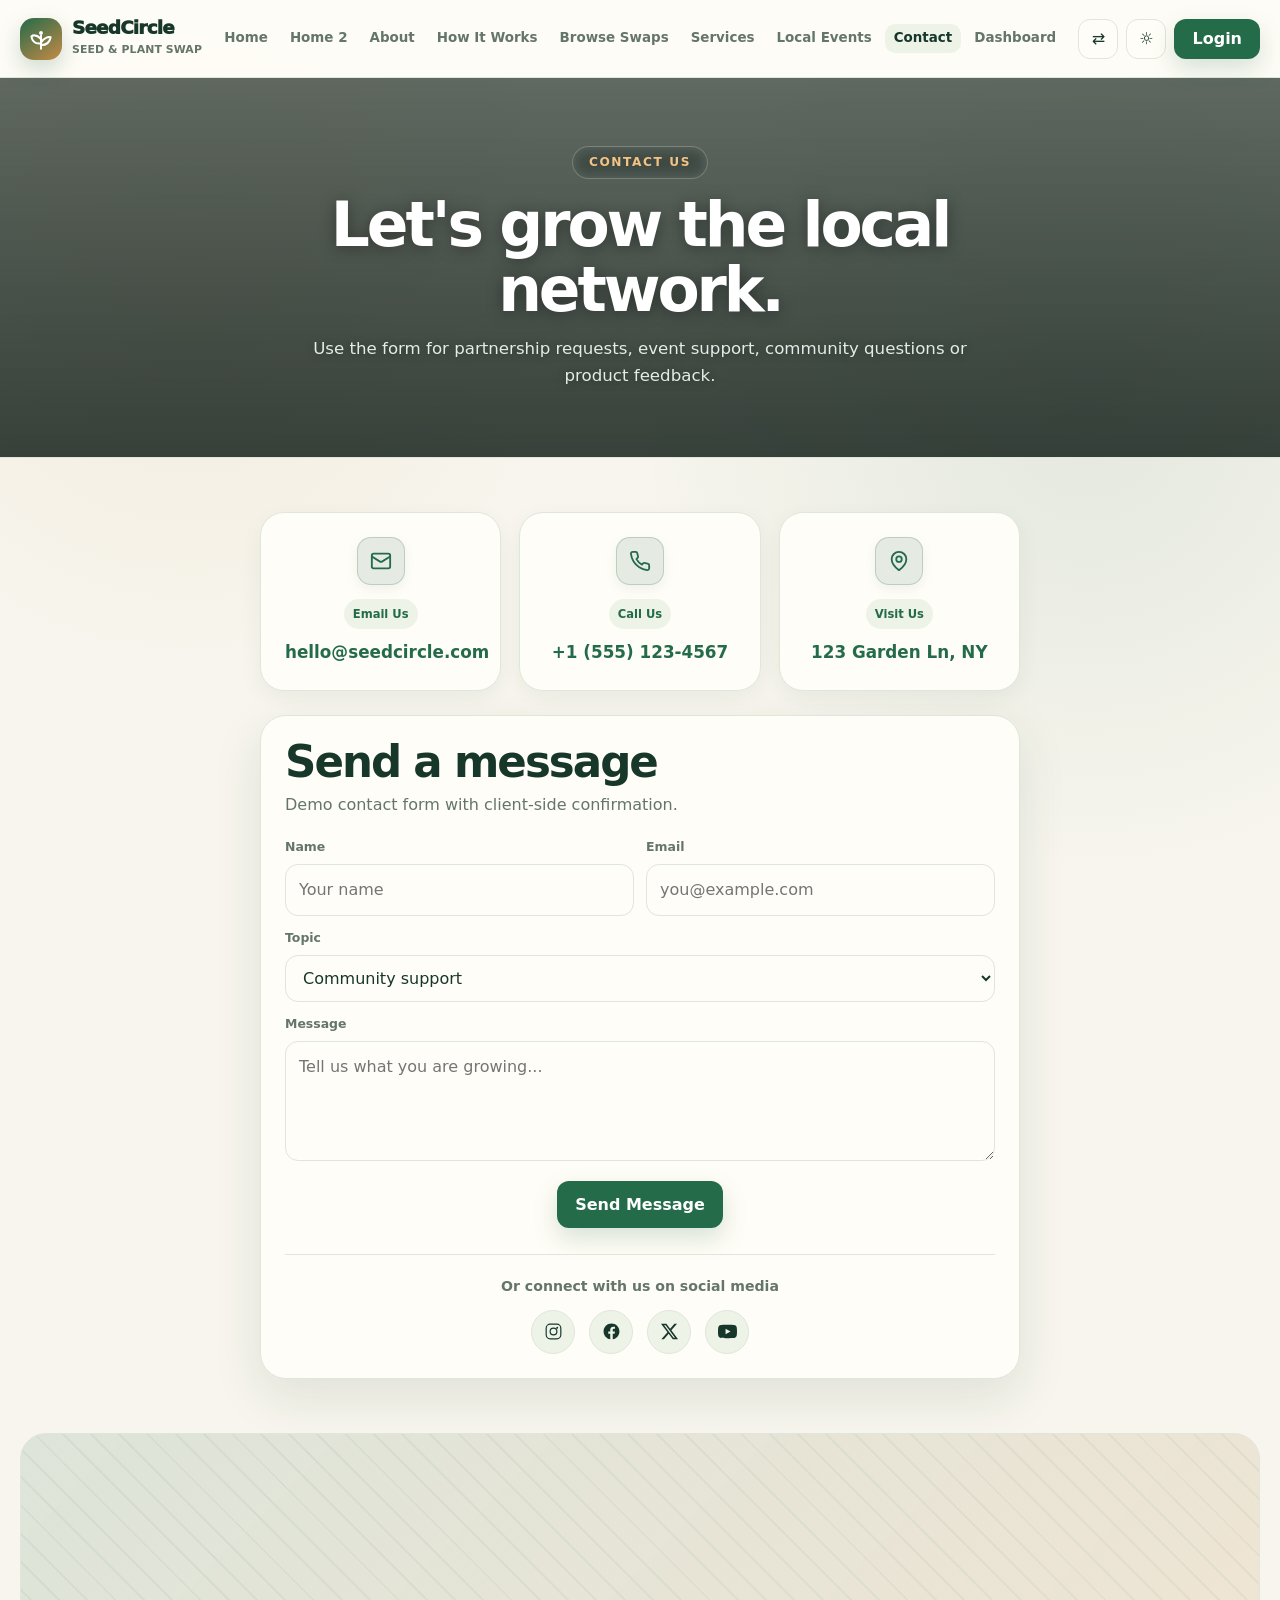
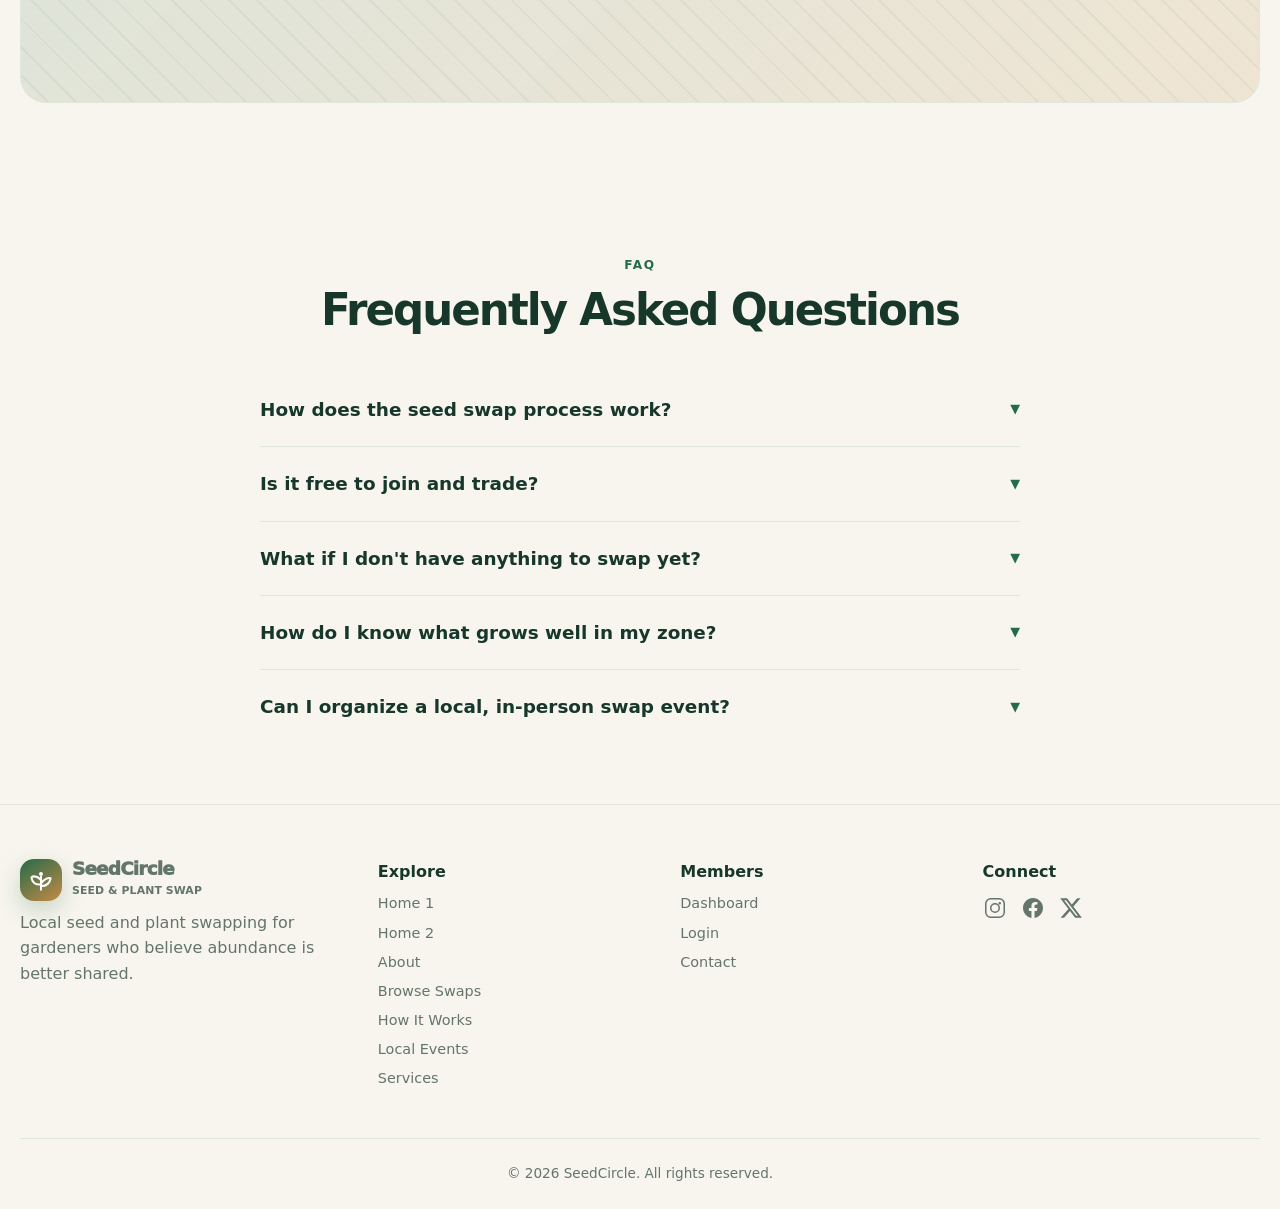
<file: contact.html>
<!DOCTYPE html>
<html lang="en">
<head>
<meta charset="UTF-8">
<meta name="viewport" content="width=device-width, initial-scale=1.0">
<meta name="theme-color" content="#1d4d3b">
<meta name="description" content="Local Seed & Plant Swap Community Platform. Discover, swap and grow with nearby gardeners.">
<link rel="icon" type="image/svg+xml" href="data:image/svg+xml,%3Csvg xmlns='http://www.w3.org/2000/svg' viewBox='0 0 32 32'%3E%3Cdefs%3E%3ClinearGradient id='g' x1='0%25' y1='0%25' x2='100%25' y2='100%25'%3E%3Cstop offset='0%25' stop-color='%23246b4a'/%3E%3Cstop offset='100%25' stop-color='%23c58a45'/%3E%3C/linearGradient%3E%3C/defs%3E%3Crect width='32' height='32' rx='9' fill='url(%23g)'/%3E%3Cpath d='M16 27V12M16 16C11 10 6 12 5 13c1 6 4 9 11 8M16 20c4-6 9-7 11-6-1 6-4 9-11 9' fill='none' stroke='%23ffffff' stroke-width='2.3' stroke-linecap='round' stroke-linejoin='round'/%3E%3Ccircle cx='16' cy='9' r='2.2' fill='%23ffffff'/%3E%3C/svg%3E">
<link rel="apple-touch-icon" href="data:image/svg+xml,%3Csvg xmlns='http://www.w3.org/2000/svg' viewBox='0 0 32 32'%3E%3Cdefs%3E%3ClinearGradient id='g' x1='0%25' y1='0%25' x2='100%25' y2='100%25'%3E%3Cstop offset='0%25' stop-color='%23246b4a'/%3E%3Cstop offset='100%25' stop-color='%23c58a45'/%3E%3C/linearGradient%3E%3C/defs%3E%3Crect width='32' height='32' rx='9' fill='url(%23g)'/%3E%3Cpath d='M16 27V12M16 16C11 10 6 12 5 13c1 6 4 9 11 8M16 20c4-6 9-7 11-6-1 6-4 9-11 9' fill='none' stroke='%23ffffff' stroke-width='2.3' stroke-linecap='round' stroke-linejoin='round'/%3E%3Ccircle cx='16' cy='9' r='2.2' fill='%23ffffff'/%3E%3C/svg%3E">
<title>Contact — Local Seed & Plant Swap Community</title>
<link rel="stylesheet" href="css/style.css">
</head>
<body>
<header class="topbar">
<nav class="nav container">
<a class="brand" href="#" onclick="go('home1');return false" aria-label="SeedCircle Home"><span class="brand-mark"><svg viewBox="0 0 32 32" aria-hidden="true"><path d="M16 27V12M16 16C11 10 6 12 5 13c1 6 4 9 11 8M16 20c4-6 9-7 11-6-1 6-4 9-11 9" fill="none" stroke="currentColor" stroke-width="2.3" stroke-linecap="round" stroke-linejoin="round"/><circle cx="16" cy="9" r="2.2" fill="currentColor"/></svg></span><span><span class="brand-name">SeedCircle</span><span class="brand-sub">Seed & Plant Swap</span></span></a>
<div class="navlinks">
<button data-page="home1" onclick="go('home1')">Home</button>
<button data-page="home2" onclick="go('home2')">Home 2</button>
<button data-page="about" onclick="go('about')">About</button>
<button data-page="how" onclick="go('how')">How It Works</button>
<button data-page="browse" onclick="go('browse')">Browse Swaps</button>
<button data-page="service" onclick="go('service')">Services</button>
<button data-page="events" onclick="go('events')">Local Events</button>
<button data-page="contact" onclick="go('contact')">Contact</button>
<button data-page="dashboard" onclick="go('dashboard')">Dashboard</button>
</div>
<div class="nav-actions">
<button class="icon-btn" aria-label="Toggle RTL" onclick="toggleRTL()">⇄</button>
<button class="icon-btn" aria-label="Toggle theme" onclick="toggleTheme()">☼</button>
<button class="contact-btn" onclick="go('login')">Login</button>
<button class="icon-btn hamb" aria-label="Menu" onclick="toggleMenu()">☰</button>
</div>
</nav>
<div class="mobile-panel" id="mobilePanel">
<div class="mobile-links">

<button onclick="go('home1')">Home</button><button onclick="go('home2')">Home 2</button>
<button onclick="go('about')">About</button>
<button onclick="go('how')">How It Works</button><button onclick="go('browse')">Browse Swaps</button>
<button onclick="go('service')">Services</button><button onclick="go('events')">Local Events</button>
<button onclick="go('contact')">Contact</button><button onclick="go('dashboard')">Dashboard</button>
<button onclick="go('login')">Login</button>
</div>
</div>
</header>
<main>
<section id="contact" class="page active">
<!-- HERO SECTION -->
<div class="page-hero page-hero-contact">
    <div class="container">
        <div class="page-hero-content reveal">
            <span class="eyebrow">Contact Us</span>
            <h1>Let's grow the local network.</h1>
            <p class="lead">Use the form for partnership requests, event support, community questions or product feedback.</p>
        </div>
    </div>
</div>

<div class="container section">
<div class="grid-3" style="max-width: 760px; margin: 0 auto 24px;">
    <div class="card center" style="padding: 24px;">
        <div class="contact-card-icon" style="width: 48px; height: 48px; border-radius: 14px; background: color-mix(in srgb, var(--primary) 12%, var(--surface)); border: 1px solid color-mix(in srgb, var(--primary) 22%, transparent); color: var(--primary); display: flex; align-items: center; justify-content: center; margin: 0 auto 14px; box-shadow: 0 4px 12px rgba(36, 107, 74, 0.08);">
            <svg viewBox="0 0 24 24" width="22" height="22" fill="none" stroke="currentColor" stroke-width="2" stroke-linecap="round" stroke-linejoin="round" aria-hidden="true"><rect x="2" y="4" width="20" height="16" rx="2"></rect><path d="m22 7-8.97 5.7a1.94 1.94 0 0 1-2.06 0L2 7"></path></svg>
        </div>
        <span class="pill" style="margin-bottom:10px;">Email Us</span><br>
        <strong style="color:var(--primary); font-size:1.05rem;">hello@seedcircle.com</strong>
    </div>
    <div class="card center" style="padding: 24px;">
        <div class="contact-card-icon" style="width: 48px; height: 48px; border-radius: 14px; background: color-mix(in srgb, var(--primary) 12%, var(--surface)); border: 1px solid color-mix(in srgb, var(--primary) 22%, transparent); color: var(--primary); display: flex; align-items: center; justify-content: center; margin: 0 auto 14px; box-shadow: 0 4px 12px rgba(36, 107, 74, 0.08);">
            <svg viewBox="0 0 24 24" width="22" height="22" fill="none" stroke="currentColor" stroke-width="2" stroke-linecap="round" stroke-linejoin="round" aria-hidden="true"><path d="M22 16.92v3a2 2 0 0 1-2.18 2 19.79 19.79 0 0 1-8.63-3.07 19.5 19.5 0 0 1-6-6 19.79 19.79 0 0 1-3.07-8.67A2 2 0 0 1 4.11 2h3a2 2 0 0 1 2 1.72 12.84 12.84 0 0 0 .7 2.81 2 2 0 0 1-.45 2.11L8.09 9.91a16 16 0 0 0 6 6l1.27-1.27a2 2 0 0 1 2.11-.45 12.84 12.84 0 0 0 2.81.7A2 2 0 0 1 22 16.92z"></path></svg>
        </div>
        <span class="pill" style="margin-bottom:10px;">Call Us</span><br>
        <strong style="color:var(--primary); font-size:1.05rem;">+1 (555) 123-4567</strong>
    </div>
    <div class="card center" style="padding: 24px;">
        <div class="contact-card-icon" style="width: 48px; height: 48px; border-radius: 14px; background: color-mix(in srgb, var(--primary) 12%, var(--surface)); border: 1px solid color-mix(in srgb, var(--primary) 22%, transparent); color: var(--primary); display: flex; align-items: center; justify-content: center; margin: 0 auto 14px; box-shadow: 0 4px 12px rgba(36, 107, 74, 0.08);">
            <svg viewBox="0 0 24 24" width="22" height="22" fill="none" stroke="currentColor" stroke-width="2" stroke-linecap="round" stroke-linejoin="round" aria-hidden="true"><path d="M20 10c0 6-8 12-8 12s-8-6-8-12a8 8 0 0 1 16 0Z"></path><circle cx="12" cy="10" r="3"></circle></svg>
        </div>
        <span class="pill" style="margin-bottom:10px;">Visit Us</span><br>
        <strong style="color:var(--primary); font-size:1.05rem;">123 Garden Ln, NY</strong>
    </div>
</div>
<div class="form-card">
<h2>Send a message</h2><p style="color:var(--muted);margin:7px 0 20px">Demo contact form with client-side confirmation.</p>
<div class="form-grid">
<div class="form-group"><label>Name</label><input class="field" placeholder="Your name"></div>
<div class="form-group"><label>Email</label><input class="field" type="email" placeholder="you@example.com"></div>
<div class="form-group full"><label>Topic</label><select class="field"><option>Community support</option><option>Host an event</option><option>Partnership</option><option>Feedback</option></select></div>
<div class="form-group full"><label>Message</label><textarea class="field" placeholder="Tell us what you are growing..."></textarea></div>
</div>
<button class="primary-btn" style="display: block; margin: 20px auto 0;" onclick="toast('Message submitted — demo confirmation')">Send Message</button>
<div class="form-social-wrap" style="margin-top: 26px; text-align: center; border-top: 1px solid var(--line); padding-top: 20px;">
    <span style="font-size: 0.88rem; color: var(--muted); font-weight: 600; display: block; margin-bottom: 12px;">Or connect with us on social media</span>
    <div class="form-social-icons">
        <a href="#" class="social-btn" aria-label="Instagram">
            <svg viewBox="0 0 24 24" width="20" height="20" fill="currentColor" aria-hidden="true"><path d="M7.75 2h8.5A5.75 5.75 0 0 1 22 7.75v8.5A5.75 5.75 0 0 1 16.25 22h-8.5A5.75 5.75 0 0 1 2 16.25v-8.5A5.75 5.75 0 0 1 7.75 2zm0 1.5A4.25 4.25 0 0 0 3.5 7.75v8.5A4.25 4.25 0 0 0 7.75 20.5h8.5A4.25 4.25 0 0 0 20.5 16.25v-8.5A4.25 4.25 0 0 0 16.25 3.5h-8.5zM12 7a5 5 0 1 1 0 10 5 5 0 0 1 0-10zm0 1.5a3.5 3.5 0 1 0 0 7 3.5 3.5 0 0 0 0-7zm4.75-2.5a1.25 1.25 0 1 1 0 2.5 1.25 1.25 0 0 1 0-2.5z"/></svg>
        </a>
        <a href="#" class="social-btn" aria-label="Facebook">
            <svg viewBox="0 0 24 24" width="20" height="20" fill="currentColor" aria-hidden="true"><path d="M22 12c0-5.523-4.477-10-10-10S2 6.477 2 12c0 4.991 3.657 9.128 8.438 9.878v-6.987h-2.54V12h2.54V9.797c0-2.506 1.492-3.89 3.777-3.89 1.094 0 2.238.195 2.238.195v2.46h-1.26c-1.243 0-1.63.771-1.63 1.562V12h2.773l-.443 2.89h-2.33v6.988C18.343 21.128 22 16.991 22 12z"/></svg>
        </a>
        <a href="#" class="social-btn" aria-label="X (Twitter)">
            <svg viewBox="0 0 24 24" width="20" height="20" fill="currentColor" aria-hidden="true"><path d="M18.244 2.25h3.308l-7.227 8.26 8.502 11.24H16.17l-5.214-6.817L4.99 21.75H1.68l7.73-8.835L1.254 2.25H8.08l4.713 6.231zm-1.161 17.52h1.833L7.084 4.126H5.117z"/></svg>
        </a>
        <a href="#" class="social-btn" aria-label="YouTube">
            <svg viewBox="0 0 24 24" width="20" height="20" fill="currentColor" aria-hidden="true"><path d="M23.498 6.186a3.016 3.016 0 0 0-2.122-2.136C19.505 3.545 12 3.545 12 3.545s-7.505 0-9.377.505A3.017 3.017 0 0 0 .502 6.186C0 8.07 0 12 0 12s0 3.93.502 5.814a3.016 3.016 0 0 0 2.122 2.136c1.871.505 9.376.505 9.376.505s7.505 0 9.377-.505a3.015 3.015 0 0 0 2.122-2.136C24 15.93 24 12 24 12s0-3.93-.502-5.814zM9.545 15.568V8.432L15.818 12l-6.273 3.568z"/></svg>
        </a>
    </div>
</div>
</div>


<div class="section"><div class="mapbox" style="padding:0; overflow:hidden; border-radius: 26px; border: 1px solid var(--line); margin-bottom: 40px;">
<iframe src="https://www.google.com/maps/embed?pb=!1m18!1m12!1m3!1d193595.2528000654!2d-74.14448744576395!3d40.69763123334237!2m3!1f0!2f0!3f0!3m2!1i1024!2i768!4f13.1!3m3!1m2!1s0x89c24fa5d33f083b%3A0xc80b8f06e177fe62!2sNew%20York%2C%20NY%2C%20USA!5e0!3m2!1sen!2s!4v1714521453213!5m2!1sen!2s" width="100%" height="650" style="border:0; display:block;" allowfullscreen="" loading="lazy" referrerpolicy="no-referrer-when-downgrade"></iframe>
</div>
</div>
</div>
</section>

<div class="section faq-section" style="max-width: 800px; margin: 0 auto 60px; padding: 0 20px;">
    <div class="section-head" style="text-align: center; margin-bottom: 40px;">
        <span class="eyebrow">FAQ</span>
        <h2>Frequently Asked Questions</h2>
    </div>
    <div class="faq-list">
        <details class="faq-item">
            <summary class="faq-question">How does the seed swap process work? <span class="arrow">▼</span></summary>
            <div class="faq-answer"><p>It's simple! Browse the available listings, click 'View offer', and send a direct message to the person offering the seeds. You can arrange to swap for something you have, or accept it as a gift if they are giving it away.</p></div>
        </details>
        <details class="faq-item">
            <summary class="faq-question">Is it free to join and trade? <span class="arrow">▼</span></summary>
            <div class="faq-answer"><p>Yes, joining SeedCircle is completely free. We believe in building an open community where seeds, plants, and gardening knowledge are shared freely without cost barriers.</p></div>
        </details>
        <details class="faq-item">
            <summary class="faq-question">What if I don't have anything to swap yet? <span class="arrow">▼</span></summary>
            <div class="faq-answer"><p>That is perfectly fine! Many generous gardeners list their excess seeds and cuttings as 'Gifts'. You can start your garden with these gifts, and once your plants mature, you can share your own harvest back with the community.</p></div>
        </details>
        <details class="faq-item">
            <summary class="faq-question">How do I know what grows well in my zone? <span class="arrow">▼</span></summary>
            <div class="faq-answer"><p>Every listing includes the hardiness zone of the grower. We recommend looking for plants and seeds from members in your local area, as those plants are already adapted to your specific climate.</p></div>
        </details>
        <details class="faq-item">
            <summary class="faq-question">Can I organize a local, in-person swap event? <span class="arrow">▼</span></summary>
            <div class="faq-answer"><p>Absolutely! We encourage local meetups. You can post your community event in the Local Events section to invite members from your neighborhood to gather, trade, and learn together.</p></div>
        </details>
    </div>
</div>

</main>
<footer>
<div class="container footer-grid">
<div><a class="brand" href="#" onclick="go('home1');return false" aria-label="SeedCircle Home"><span class="brand-mark"><svg viewBox="0 0 32 32" aria-hidden="true"><path d="M16 27V12M16 16C11 10 6 12 5 13c1 6 4 9 11 8M16 20c4-6 9-7 11-6-1 6-4 9-11 9" fill="none" stroke="currentColor" stroke-width="2.3" stroke-linecap="round" stroke-linejoin="round"/><circle cx="16" cy="9" r="2.2" fill="currentColor"/></svg></span><span><span class="brand-name">SeedCircle</span><span class="brand-sub">Seed & Plant Swap</span></span></a><p style="margin-top:9px">Local seed and plant swapping for gardeners who believe abundance is better shared.</p></div>
<div><div class="footer-title">Explore</div><div class="mini-links"><a href="#" onclick="go('home1');return false">Home 1</a><a href="#" onclick="go('home2');return false">Home 2</a><a href="#" onclick="go('about');return false">About</a><a href="#" onclick="go('browse');return false">Browse Swaps</a><a href="#" onclick="go('how');return false">How It Works</a><a href="#" onclick="go('events');return false">Local Events</a><a href="#" onclick="go('service');return false">Services</a></div></div>
<div><div class="footer-title">Members</div><div class="mini-links"><a href="#" onclick="go('dashboard');return false">Dashboard</a><a href="#" onclick="go('login');return false">Login</a><a href="#" onclick="go('contact');return false">Contact</a></div></div>
<div><div class="footer-title">Connect</div><div class="social-icons"><a href="#" aria-label="Instagram"><svg viewBox="0 0 24 24" width="24" height="24" fill="currentColor"><path d="M7.75 2h8.5A5.75 5.75 0 0 1 22 7.75v8.5A5.75 5.75 0 0 1 16.25 22h-8.5A5.75 5.75 0 0 1 2 16.25v-8.5A5.75 5.75 0 0 1 7.75 2zm0 1.5A4.25 4.25 0 0 0 3.5 7.75v8.5A4.25 4.25 0 0 0 7.75 20.5h8.5A4.25 4.25 0 0 0 20.5 16.25v-8.5A4.25 4.25 0 0 0 16.25 3.5h-8.5zM12 7a5 5 0 1 1 0 10 5 5 0 0 1 0-10zm0 1.5a3.5 3.5 0 1 0 0 7 3.5 3.5 0 0 0 0-7zm4.75-2.5a1.25 1.25 0 1 1 0 2.5 1.25 1.25 0 0 1 0-2.5z"/></svg></a><a href="#" aria-label="Facebook"><svg viewBox="0 0 24 24" width="24" height="24" fill="currentColor"><path d="M22 12c0-5.523-4.477-10-10-10S2 6.477 2 12c0 4.991 3.657 9.128 8.438 9.878v-6.987h-2.54V12h2.54V9.797c0-2.506 1.492-3.89 3.777-3.89 1.094 0 2.238.195 2.238.195v2.46h-1.26c-1.243 0-1.63.771-1.63 1.562V12h2.773l-.443 2.89h-2.33v6.988C18.343 21.128 22 16.991 22 12z"/></svg></a><a href="#" aria-label="X (Twitter)"><svg viewBox="0 0 24 24" width="24" height="24" fill="currentColor"><path d="M18.244 2.25h3.308l-7.227 8.26 8.502 11.24H16.17l-5.214-6.817L4.99 21.75H1.68l7.73-8.835L1.254 2.25H8.08l4.713 6.231zm-1.161 17.52h1.833L7.084 4.126H5.117z"/></svg></a></div></div>
</div>


<div class="container copyright"><p>&copy; 2026 SeedCircle. All rights reserved.</p></div>
</footer>
<div class="toast" id="toast"></div>
<script src="js/script.js"></script>

<button id="scrollToTopBtn" aria-label="Scroll to top" title="Scroll to top">
    <svg viewBox="0 0 24 24" width="24" height="24" stroke="currentColor" stroke-width="2.5" fill="none" stroke-linecap="round" stroke-linejoin="round"><polyline points="18 15 12 9 6 15"></polyline></svg>
</button>
</body>

</html>
</file>
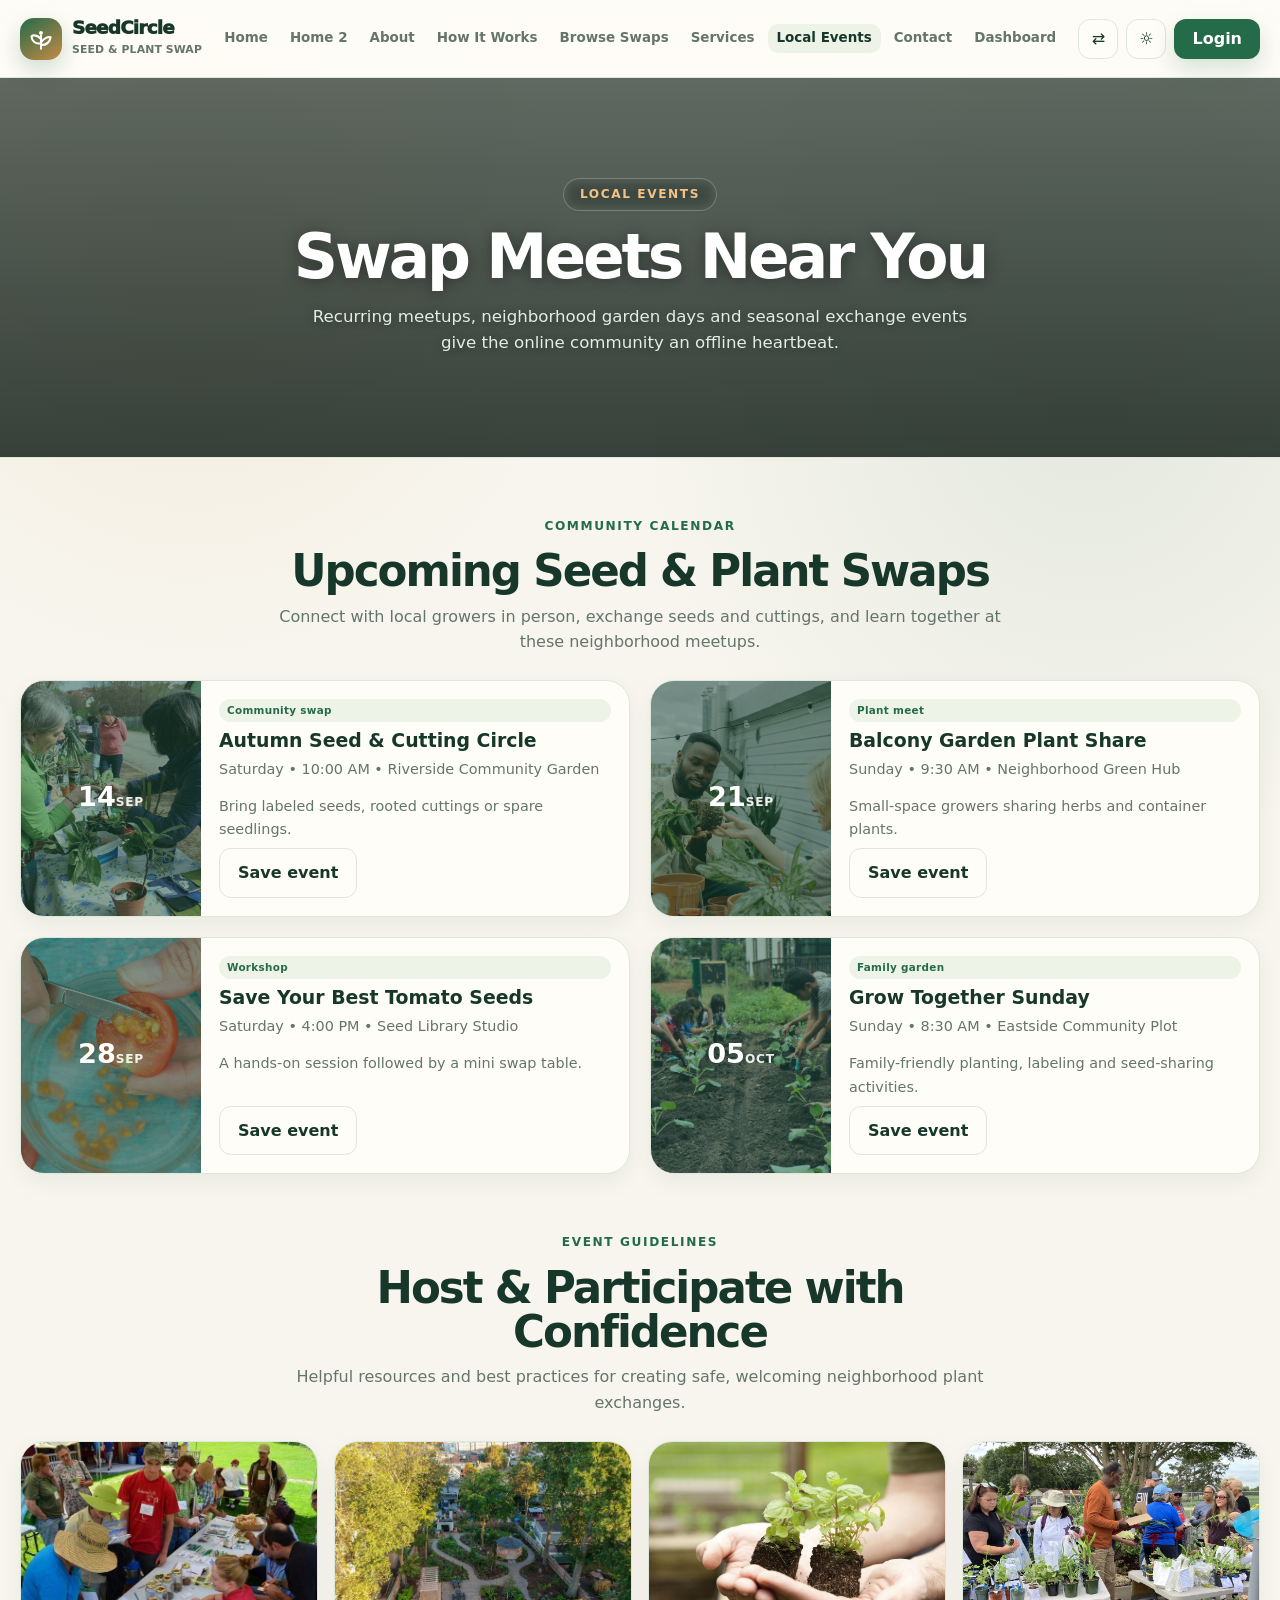
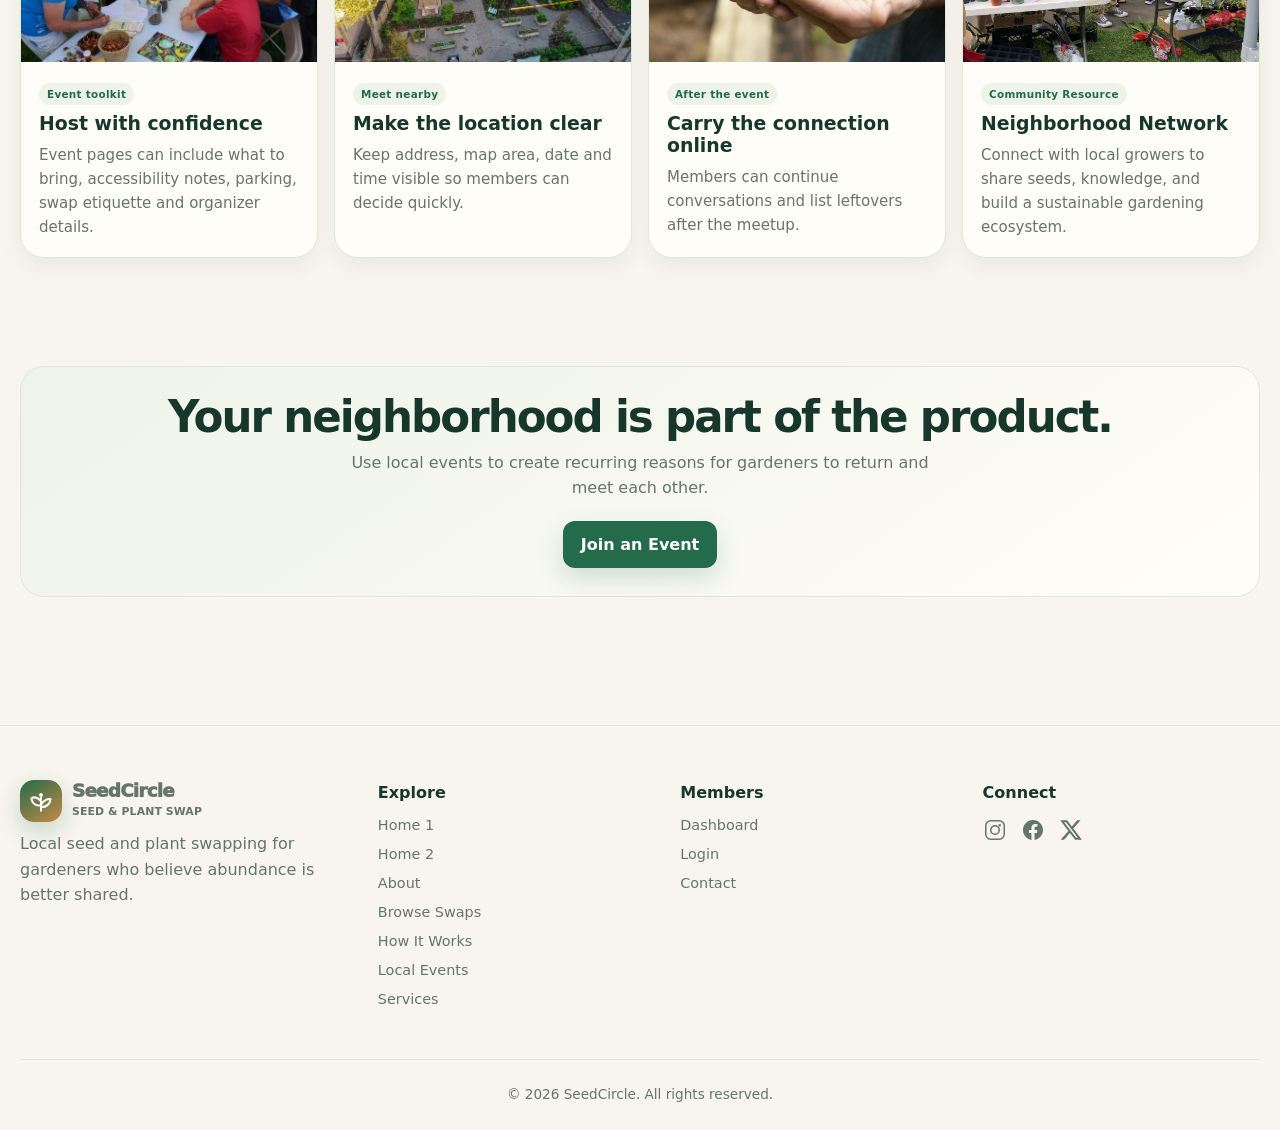
<file: events.html>
<!DOCTYPE html>
<html lang="en">
<head>
<meta charset="UTF-8">
<meta name="viewport" content="width=device-width, initial-scale=1.0">
<meta name="theme-color" content="#1d4d3b">
<meta name="description" content="Local Seed & Plant Swap Community Platform. Discover, swap and grow with nearby gardeners.">
<link rel="icon" type="image/svg+xml" href="data:image/svg+xml,%3Csvg xmlns='http://www.w3.org/2000/svg' viewBox='0 0 32 32'%3E%3Cdefs%3E%3ClinearGradient id='g' x1='0%25' y1='0%25' x2='100%25' y2='100%25'%3E%3Cstop offset='0%25' stop-color='%23246b4a'/%3E%3Cstop offset='100%25' stop-color='%23c58a45'/%3E%3C/linearGradient%3E%3C/defs%3E%3Crect width='32' height='32' rx='9' fill='url(%23g)'/%3E%3Cpath d='M16 27V12M16 16C11 10 6 12 5 13c1 6 4 9 11 8M16 20c4-6 9-7 11-6-1 6-4 9-11 9' fill='none' stroke='%23ffffff' stroke-width='2.3' stroke-linecap='round' stroke-linejoin='round'/%3E%3Ccircle cx='16' cy='9' r='2.2' fill='%23ffffff'/%3E%3C/svg%3E">
<link rel="apple-touch-icon" href="data:image/svg+xml,%3Csvg xmlns='http://www.w3.org/2000/svg' viewBox='0 0 32 32'%3E%3Cdefs%3E%3ClinearGradient id='g' x1='0%25' y1='0%25' x2='100%25' y2='100%25'%3E%3Cstop offset='0%25' stop-color='%23246b4a'/%3E%3Cstop offset='100%25' stop-color='%23c58a45'/%3E%3C/linearGradient%3E%3C/defs%3E%3Crect width='32' height='32' rx='9' fill='url(%23g)'/%3E%3Cpath d='M16 27V12M16 16C11 10 6 12 5 13c1 6 4 9 11 8M16 20c4-6 9-7 11-6-1 6-4 9-11 9' fill='none' stroke='%23ffffff' stroke-width='2.3' stroke-linecap='round' stroke-linejoin='round'/%3E%3Ccircle cx='16' cy='9' r='2.2' fill='%23ffffff'/%3E%3C/svg%3E">
<title>Local Events — Local Seed & Plant Swap Community</title>
<link rel="stylesheet" href="css/style.css">
</head>
<body>
<header class="topbar">
<nav class="nav container">
<a class="brand" href="#" onclick="go('home1');return false" aria-label="SeedCircle Home"><span class="brand-mark"><svg viewBox="0 0 32 32" aria-hidden="true"><path d="M16 27V12M16 16C11 10 6 12 5 13c1 6 4 9 11 8M16 20c4-6 9-7 11-6-1 6-4 9-11 9" fill="none" stroke="currentColor" stroke-width="2.3" stroke-linecap="round" stroke-linejoin="round"/><circle cx="16" cy="9" r="2.2" fill="currentColor"/></svg></span><span><span class="brand-name">SeedCircle</span><span class="brand-sub">Seed & Plant Swap</span></span></a>
<div class="navlinks">
<button data-page="home1" onclick="go('home1')">Home</button>
<button data-page="home2" onclick="go('home2')">Home 2</button>
<button data-page="about" onclick="go('about')">About</button>
<button data-page="how" onclick="go('how')">How It Works</button>
<button data-page="browse" onclick="go('browse')">Browse Swaps</button>
<button data-page="service" onclick="go('service')">Services</button>
<button data-page="events" onclick="go('events')">Local Events</button>
<button data-page="contact" onclick="go('contact')">Contact</button>
<button data-page="dashboard" onclick="go('dashboard')">Dashboard</button>
</div>
<div class="nav-actions">
<button class="icon-btn" aria-label="Toggle RTL" onclick="toggleRTL()">⇄</button>
<button class="icon-btn" aria-label="Toggle theme" onclick="toggleTheme()">☼</button>
<button class="contact-btn" onclick="go('login')">Login</button>
<button class="icon-btn hamb" aria-label="Menu" onclick="toggleMenu()">☰</button>
</div>
</nav>
<div class="mobile-panel" id="mobilePanel">
<div class="mobile-links">

<button onclick="go('home1')">Home</button><button onclick="go('home2')">Home 2</button>
<button onclick="go('about')">About</button>
<button onclick="go('how')">How It Works</button><button onclick="go('browse')">Browse Swaps</button>
<button onclick="go('service')">Services</button><button onclick="go('events')">Local Events</button>
<button onclick="go('contact')">Contact</button><button onclick="go('dashboard')">Dashboard</button>
<button onclick="go('login')">Login</button>
</div>
</div>
</header>
<main>
<section id="events" class="page active">
<!-- HERO SECTION -->
<div class="page-hero page-hero-events">
    <div class="container">
        <div class="page-hero-content reveal">
            <span class="eyebrow">Local Events</span>
            <h1>Swap Meets Near You</h1>
            <p class="lead">Recurring meetups, neighborhood garden days and seasonal exchange events give the online community an offline heartbeat.</p>
        </div>
    </div>
</div>

<div class="container section">
<div class="section-head reveal">
    <span class="eyebrow">Community Calendar</span>
    <h2>Upcoming Seed & Plant Swaps</h2>
    <p>Connect with local growers in person, exchange seeds and cuttings, and learn together at these neighborhood meetups.</p>
</div>
<div class="grid-2">
<article class="card event-card"><div class="event-date" style="background: linear-gradient(rgba(29, 77, 59, 0.5), rgba(29, 77, 59, 0.5)), url('images/Autumn Seed & Cutting Circle.PNG') center/cover;"><div><strong>14</strong><span>SEP</span></div></div><div class="event-info"><span class="pill">Community swap</span><h3>Autumn Seed & Cutting Circle</h3><p>Saturday • 10:00 AM • Riverside Community Garden</p><p>Bring labeled seeds, rooted cuttings or spare seedlings.</p><button class="ghost-btn" onclick="toast('Event details saved')">Save event</button></div></article>
<article class="card event-card"><div class="event-date" style="background: linear-gradient(rgba(29, 77, 59, 0.5), rgba(29, 77, 59, 0.5)), url('images/Balcony Garden Plant Share.PNG') center/cover;"><div><strong>21</strong><span>SEP</span></div></div><div class="event-info"><span class="pill">Plant meet</span><h3>Balcony Garden Plant Share</h3><p>Sunday • 9:30 AM • Neighborhood Green Hub</p><p>Small-space growers sharing herbs and container plants.</p><button class="ghost-btn" onclick="toast('Event details saved')">Save event</button></div></article>
<article class="card event-card"><div class="event-date" style="background: linear-gradient(rgba(29, 77, 59, 0.5), rgba(29, 77, 59, 0.5)), url('images/Save Your Best Tomato Seeds.PNG') center/cover;"><div><strong>28</strong><span>SEP</span></div></div><div class="event-info"><span class="pill">Workshop</span><h3>Save Your Best Tomato Seeds</h3><p>Saturday • 4:00 PM • Seed Library Studio</p><p>A hands-on session followed by a mini swap table.</p><button class="ghost-btn" onclick="toast('Event details saved')">Save event</button></div></article>
<article class="card event-card"><div class="event-date" style="background: linear-gradient(rgba(29, 77, 59, 0.5), rgba(29, 77, 59, 0.5)), url('images/Grow Together Sunday.PNG') center/cover;"><div><strong>05</strong><span>OCT</span></div></div><div class="event-info"><span class="pill">Family garden</span><h3>Grow Together Sunday</h3><p>Sunday • 8:30 AM • Eastside Community Plot</p><p>Family-friendly planting, labeling and seed-sharing activities.</p><button class="ghost-btn" onclick="toast('Event details saved')">Save event</button></div></article>
</div>
<div class="section reveal">
<div class="section-head">
<span class="eyebrow">Event Guidelines</span>
<h2>Host & Participate with Confidence</h2>
<p>Helpful resources and best practices for creating safe, welcoming neighborhood plant exchanges.</p>
</div>
<div class="grid-4">
<article class="card"><div class="card-media"><img src="images/Host with confidence.PNG" alt="Community gardening concept" style="object-fit: cover; width: 100%; height: 100%;"></div><div class="card-body"><span class="pill">Event toolkit</span><h3>Host with confidence</h3><p>Event pages can include what to bring, accessibility notes, parking, swap etiquette and organizer details.</p></div></article>
<article class="card"><div class="card-media"><img src="images/Make the location clear.PNG" alt="Community garden benches" style="object-fit: cover; width: 100%; height: 100%;"></div><div class="card-body"><span class="pill">Meet nearby</span><h3>Make the location clear</h3><p>Keep address, map area, date and time visible so members can decide quickly.</p></div></article>
<article class="card"><div class="card-media"><img src="images/Carry the connection online.PNG" alt="Hands holding herb seedlings" style="object-fit: cover; width: 100%; height: 100%;"></div><div class="card-body"><span class="pill">After the event</span><h3>Carry the connection online</h3><p>Members can continue conversations and list leftovers after the meetup.</p></div></article>
<article class="card"><div class="card-media"><img src="images/Neighborhood Network6.PNG" alt="Plant swap community" style="object-fit: cover; width: 100%; height: 100%;"></div><div class="card-body"><span class="pill">Community Resource</span><h3>Neighborhood Network</h3><p>Connect with local growers to share seeds, knowledge, and build a sustainable gardening ecosystem.</p></div></article>
</div>
</div>
<div class="section"><div class="emoji-card"><div><h2>Your neighborhood is part of the product.</h2><p style="color:var(--muted);max-width:620px;margin:10px auto 20px">Use local events to create recurring reasons for gardeners to return and meet each other.</p><button class="primary-btn" onclick="go('login')">Join an Event</button></div></div></div>
</div>
</section>
</main>
<footer>
<div class="container footer-grid">
<div><a class="brand" href="#" onclick="go('home1');return false" aria-label="SeedCircle Home"><span class="brand-mark"><svg viewBox="0 0 32 32" aria-hidden="true"><path d="M16 27V12M16 16C11 10 6 12 5 13c1 6 4 9 11 8M16 20c4-6 9-7 11-6-1 6-4 9-11 9" fill="none" stroke="currentColor" stroke-width="2.3" stroke-linecap="round" stroke-linejoin="round"/><circle cx="16" cy="9" r="2.2" fill="currentColor"/></svg></span><span><span class="brand-name">SeedCircle</span><span class="brand-sub">Seed & Plant Swap</span></span></a><p style="margin-top:9px">Local seed and plant swapping for gardeners who believe abundance is better shared.</p></div>
<div><div class="footer-title">Explore</div><div class="mini-links"><a href="#" onclick="go('home1');return false">Home 1</a><a href="#" onclick="go('home2');return false">Home 2</a><a href="#" onclick="go('about');return false">About</a><a href="#" onclick="go('browse');return false">Browse Swaps</a><a href="#" onclick="go('how');return false">How It Works</a><a href="#" onclick="go('events');return false">Local Events</a><a href="#" onclick="go('service');return false">Services</a></div></div>
<div><div class="footer-title">Members</div><div class="mini-links"><a href="#" onclick="go('dashboard');return false">Dashboard</a><a href="#" onclick="go('login');return false">Login</a><a href="#" onclick="go('contact');return false">Contact</a></div></div>
<div><div class="footer-title">Connect</div><div class="social-icons"><a href="#" aria-label="Instagram"><svg viewBox="0 0 24 24" width="24" height="24" fill="currentColor"><path d="M7.75 2h8.5A5.75 5.75 0 0 1 22 7.75v8.5A5.75 5.75 0 0 1 16.25 22h-8.5A5.75 5.75 0 0 1 2 16.25v-8.5A5.75 5.75 0 0 1 7.75 2zm0 1.5A4.25 4.25 0 0 0 3.5 7.75v8.5A4.25 4.25 0 0 0 7.75 20.5h8.5A4.25 4.25 0 0 0 20.5 16.25v-8.5A4.25 4.25 0 0 0 16.25 3.5h-8.5zM12 7a5 5 0 1 1 0 10 5 5 0 0 1 0-10zm0 1.5a3.5 3.5 0 1 0 0 7 3.5 3.5 0 0 0 0-7zm4.75-2.5a1.25 1.25 0 1 1 0 2.5 1.25 1.25 0 0 1 0-2.5z"/></svg></a><a href="#" aria-label="Facebook"><svg viewBox="0 0 24 24" width="24" height="24" fill="currentColor"><path d="M22 12c0-5.523-4.477-10-10-10S2 6.477 2 12c0 4.991 3.657 9.128 8.438 9.878v-6.987h-2.54V12h2.54V9.797c0-2.506 1.492-3.89 3.777-3.89 1.094 0 2.238.195 2.238.195v2.46h-1.26c-1.243 0-1.63.771-1.63 1.562V12h2.773l-.443 2.89h-2.33v6.988C18.343 21.128 22 16.991 22 12z"/></svg></a><a href="#" aria-label="X (Twitter)"><svg viewBox="0 0 24 24" width="24" height="24" fill="currentColor"><path d="M18.244 2.25h3.308l-7.227 8.26 8.502 11.24H16.17l-5.214-6.817L4.99 21.75H1.68l7.73-8.835L1.254 2.25H8.08l4.713 6.231zm-1.161 17.52h1.833L7.084 4.126H5.117z"/></svg></a></div></div>
</div>


<div class="container copyright"><p>&copy; 2026 SeedCircle. All rights reserved.</p></div>
</footer>
<div class="toast" id="toast"></div>
<script src="js/script.js"></script>

<button id="scrollToTopBtn" aria-label="Scroll to top" title="Scroll to top">
    <svg viewBox="0 0 24 24" width="24" height="24" stroke="currentColor" stroke-width="2.5" fill="none" stroke-linecap="round" stroke-linejoin="round"><polyline points="18 15 12 9 6 15"></polyline></svg>
</button>
</body>

</html>
</file>
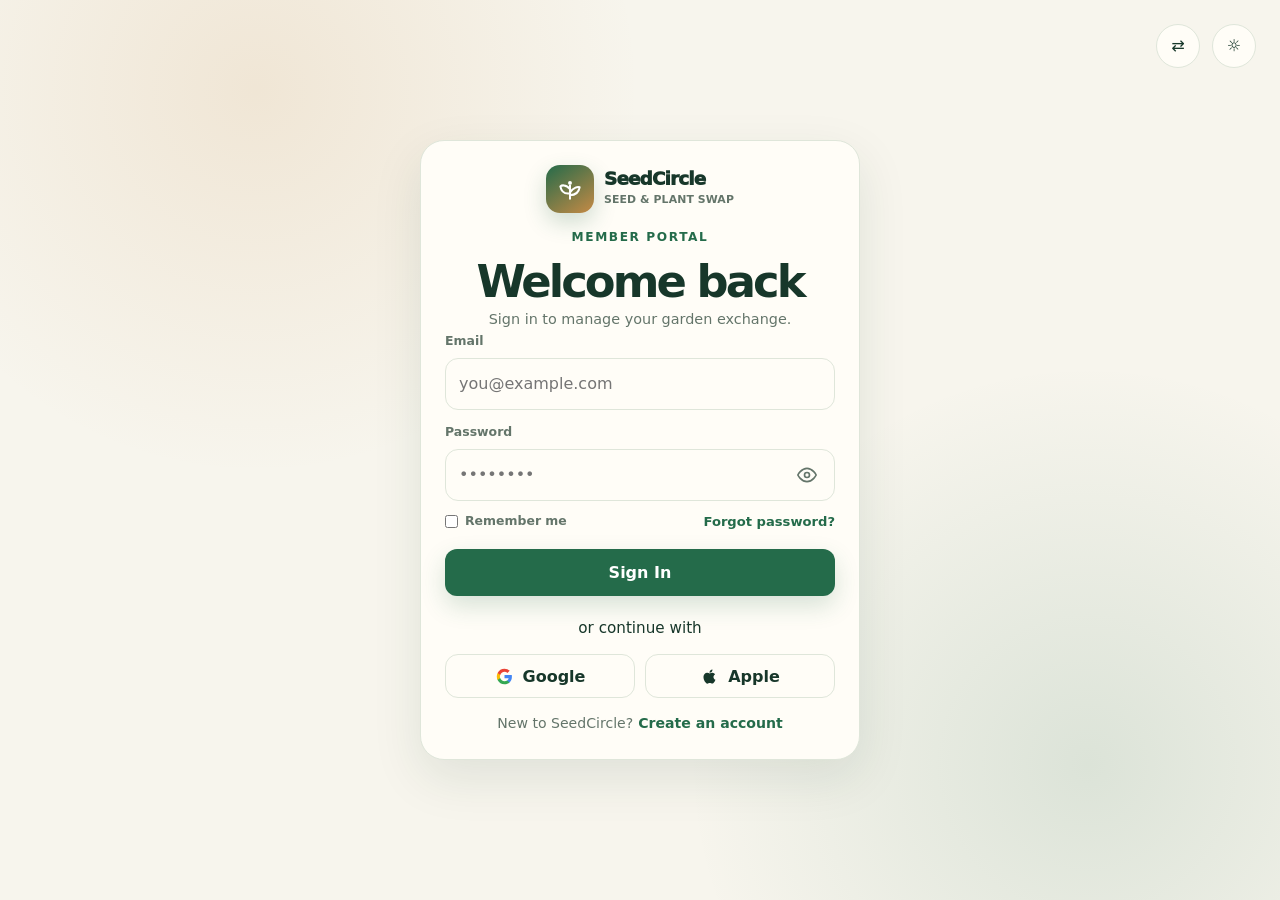
<file: login.html>
<!DOCTYPE html>
<html lang="en">
<head>
<meta charset="UTF-8">
<meta name="viewport" content="width=device-width, initial-scale=1.0">
<meta name="theme-color" content="#1d4d3b">
<meta name="description" content="Local Seed & Plant Swap Community Platform. Discover, swap and grow with nearby gardeners.">
<link rel="icon" type="image/svg+xml" href="data:image/svg+xml,%3Csvg xmlns='http://www.w3.org/2000/svg' viewBox='0 0 32 32'%3E%3Cdefs%3E%3ClinearGradient id='g' x1='0%25' y1='0%25' x2='100%25' y2='100%25'%3E%3Cstop offset='0%25' stop-color='%23246b4a'/%3E%3Cstop offset='100%25' stop-color='%23c58a45'/%3E%3C/linearGradient%3E%3C/defs%3E%3Crect width='32' height='32' rx='9' fill='url(%23g)'/%3E%3Cpath d='M16 27V12M16 16C11 10 6 12 5 13c1 6 4 9 11 8M16 20c4-6 9-7 11-6-1 6-4 9-11 9' fill='none' stroke='%23ffffff' stroke-width='2.3' stroke-linecap='round' stroke-linejoin='round'/%3E%3Ccircle cx='16' cy='9' r='2.2' fill='%23ffffff'/%3E%3C/svg%3E">
<link rel="apple-touch-icon" href="data:image/svg+xml,%3Csvg xmlns='http://www.w3.org/2000/svg' viewBox='0 0 32 32'%3E%3Cdefs%3E%3ClinearGradient id='g' x1='0%25' y1='0%25' x2='100%25' y2='100%25'%3E%3Cstop offset='0%25' stop-color='%23246b4a'/%3E%3Cstop offset='100%25' stop-color='%23c58a45'/%3E%3C/linearGradient%3E%3C/defs%3E%3Crect width='32' height='32' rx='9' fill='url(%23g)'/%3E%3Cpath d='M16 27V12M16 16C11 10 6 12 5 13c1 6 4 9 11 8M16 20c4-6 9-7 11-6-1 6-4 9-11 9' fill='none' stroke='%23ffffff' stroke-width='2.3' stroke-linecap='round' stroke-linejoin='round'/%3E%3Ccircle cx='16' cy='9' r='2.2' fill='%23ffffff'/%3E%3C/svg%3E">
<title>Login — Local Seed & Plant Swap Community</title>
<link rel="stylesheet" href="css/style.css">
</head>
<body class="auth-mode">
<header class="topbar">
<nav class="nav container">
<a class="brand" href="#" onclick="go('home1');return false" aria-label="SeedCircle Home"><span class="brand-mark"><svg viewBox="0 0 32 32" aria-hidden="true"><path d="M16 27V12M16 16C11 10 6 12 5 13c1 6 4 9 11 8M16 20c4-6 9-7 11-6-1 6-4 9-11 9" fill="none" stroke="currentColor" stroke-width="2.3" stroke-linecap="round" stroke-linejoin="round"/><circle cx="16" cy="9" r="2.2" fill="currentColor"/></svg></span><span><span class="brand-name">SeedCircle</span><span class="brand-sub">Seed & Plant Swap</span></span></a>
<div class="navlinks">
<button data-page="home1" onclick="go('home1')">Home</button>
<button data-page="home2" onclick="go('home2')">Home 2</button>
<button data-page="about" onclick="go('about')">About</button>
<button data-page="how" onclick="go('how')">How It Works</button>
<button data-page="browse" onclick="go('browse')">Browse Swaps</button>
<button data-page="service" onclick="go('service')">Services</button>
<button data-page="events" onclick="go('events')">Local Events</button>
<button data-page="contact" onclick="go('contact')">Contact</button>
<button data-page="dashboard" onclick="go('dashboard')">Dashboard</button>
</div>
<div class="nav-actions">
<button class="icon-btn" aria-label="Toggle RTL" onclick="toggleRTL()">⇄</button>
<button class="icon-btn" aria-label="Toggle theme" onclick="toggleTheme()">☼</button>
<button class="contact-btn" onclick="go('login')">Login</button>
<button class="icon-btn hamb" aria-label="Menu" onclick="toggleMenu()">☰</button>
</div>
</nav>
<div class="mobile-panel" id="mobilePanel">
<div class="mobile-links">
<button onclick="go('home1')">Home</button>
<button onclick="go('home2')">Home 2</button>
<button onclick="go('about')">About</button>
<button onclick="go('how')">How It Works</button>
<button onclick="go('browse')">Browse Swaps</button>
<button onclick="go('service')">Services</button>
<button onclick="go('events')">Local Events</button>
<button onclick="go('contact')">Contact</button>
<button onclick="go('dashboard')">Dashboard</button>
</div>
<div class="mobile-actions-row">
<button class="icon-btn" aria-label="Toggle RTL" onclick="toggleRTL()">⇄</button>
<button class="icon-btn" aria-label="Toggle theme" onclick="toggleTheme()">☼</button>
</div>
<button class="contact-btn" onclick="go('login')">Login</button>
</div>
</header>
<main>
<section id="login" class="page active">
<div class="container auth-page">

<div class="auth-top-actions" style="position: absolute; top: 24px; right: 24px; display: flex; gap: 12px; z-index: 100;">
    <button class="icon-btn" aria-label="Toggle RTL" onclick="toggleRTL()" style="background: var(--surface); border: 1px solid var(--line); color: var(--ink); border-radius: 50%; width: 44px; height: 44px; display: grid; place-items: center; cursor: pointer; transition: 0.2s;">⇄</button>
    <button class="icon-btn" aria-label="Toggle theme" onclick="toggleTheme()" style="background: var(--surface); border: 1px solid var(--line); color: var(--ink); border-radius: 50%; width: 44px; height: 44px; display: grid; place-items: center; cursor: pointer; transition: 0.2s;">☼</button>
</div>

<div class="auth-wrap">
<div class="login-card auth-card" id="signinCard">
<div class="auth-logo">
<a class="brand" href="#" onclick="go('home1');return false" aria-label="SeedCircle Home"><span class="brand-mark"><svg viewBox="0 0 32 32" aria-hidden="true"><path d="M16 27V12M16 16C11 10 6 12 5 13c1 6 4 9 11 8M16 20c4-6 9-7 11-6-1 6-4 9-11 9" fill="none" stroke="currentColor" stroke-width="2.3" stroke-linecap="round" stroke-linejoin="round"/><circle cx="16" cy="9" r="2.2" fill="currentColor"/></svg></span><span><span class="brand-name">SeedCircle</span><span class="brand-sub">Seed & Plant Swap</span></span></a>
</div>

<div class="auth-title"><span class="eyebrow">Member portal</span><h1>Welcome back</h1><p style="color:var(--muted)">Sign in to manage your garden exchange.</p></div>

<div class="form-grid">
<div class="form-group full"><label>Email</label><input class="field" type="email" placeholder="you@example.com"></div>
<div class="form-group full">
    <label>Password</label>
    <div class="password-field-wrap">
        <input class="field" type="password" id="signinPassword" placeholder="••••••••">
        <button type="button" class="password-toggle-btn" onclick="togglePasswordVisibility('signinPassword', this)" aria-label="Toggle password visibility">
            <svg class="eye-icon" viewBox="0 0 24 24" width="20" height="20" fill="none" stroke="currentColor" stroke-width="2" stroke-linecap="round" stroke-linejoin="round" aria-hidden="true"><path d="M1 12s4-8 11-8 11 8 11 8-4 8-11 8-11-8-11-8z"></path><circle cx="12" cy="12" r="3"></circle></svg>
        </button>
    </div>
</div>
</div>
<div class="auth-options"><label class="remember"><input type="checkbox"> Remember me</label><button class="forgot-link" type="button" onclick="toast('Password reset link preview')">Forgot password?</button></div>
<button class="primary-btn" style="width:100%;margin-top:17px" onclick="go('dashboard')">Sign In</button>
<div style="margin: 20px 0 12px; color: var(--ink); font-size: 0.95rem; text-align: center;">or continue with</div>
<div class="social-row">
<button class="social-btn" type="button" onclick="toast('Google sign-in demo — connect Google Identity Services')" aria-label="Continue with Google"><svg viewBox="0 0 24 24" aria-hidden="true"><path fill="#4285F4" d="M21.35 12.27c0-.72-.06-1.42-.18-2.09H12v3.95h5.24a4.48 4.48 0 0 1-1.94 2.94v2.45h3.14c1.84-1.69 2.91-4.18 2.91-7.25Z"/><path fill="#34A853" d="M12 21.86c2.63 0 4.84-.87 6.45-2.34l-3.14-2.45c-.87.58-1.98.92-3.31.92-2.54 0-4.69-1.72-5.46-4.03H3.3v2.53A9.75 9.75 0 0 0 12 21.86Z"/><path fill="#FBBC05" d="M6.54 13.96A5.86 5.86 0 0 1 6.23 12c0-.68.12-1.34.31-1.96V7.51H3.3A9.75 9.75 0 0 0 2.25 12c0 1.57.38 3.05 1.05 4.49l3.24-2.53Z"/><path fill="#EA4335" d="M12 6.01c1.43 0 2.71.49 3.72 1.46l2.79-2.79C16.84 3.04 14.63 2.14 12 2.14a9.75 9.75 0 0 0-8.7 5.37l3.24 2.53C7.31 7.73 9.46 6.01 12 6.01Z"/></svg>Google</button>
<button class="social-btn" type="button" onclick="toast('Apple sign-in demo — connect Sign in with Apple')" aria-label="Continue with Apple"><svg viewBox="0 0 24 24" aria-hidden="true"><path fill="currentColor" d="M17.05 20.28c-.98.95-2.05.8-3.08.35-1.09-.46-2.09-.48-3.24 0-1.44.62-2.2.44-3.07-.35C2.79 15.25 3.51 7.59 9.05 7.31c1.35.07 2.29.74 3.08.8 1.18-.24 2.31-.93 3.57-.84 1.51.12 2.65.72 3.38 1.8-3.13 1.87-2.39 5.98.48 7.13-.57 1.5-1.31 2.99-2.51 4.09ZM12.03 7.25C11.88 5.02 13.69 3.18 15.77 3c.29 2.58-2.33 4.5-3.74 4.25Z"/></svg>Apple</button>
</div>
<div class="auth-switch">New to SeedCircle? <button type="button" onclick="showRegister()">Create an account</button></div>
</div>
<div class="login-card auth-card" id="registerCard" style="display:none">
<div class="auth-logo">
<a class="brand" href="#" onclick="go('home1');return false" aria-label="SeedCircle Home"><span class="brand-mark"><svg viewBox="0 0 32 32" aria-hidden="true"><path d="M16 27V12M16 16C11 10 6 12 5 13c1 6 4 9 11 8M16 20c4-6 9-7 11-6-1 6-4 9-11 9" fill="none" stroke="currentColor" stroke-width="2.3" stroke-linecap="round" stroke-linejoin="round"/><circle cx="16" cy="9" r="2.2" fill="currentColor"/></svg></span><span><span class="brand-name">SeedCircle</span><span class="brand-sub">Seed & Plant Swap</span></span></a>
</div>

<div class="auth-title"><span class="eyebrow">Join the community</span><h1>Create account</h1><p style="color:var(--muted)">Start swapping seeds, plants and cuttings locally.</p></div>

<div class="form-grid">
<div class="form-group full"><label>First name</label><input class="field" placeholder="First name"></div>
<div class="form-group full"><label>Last name</label><input class="field" placeholder="Last name"></div>
<div class="form-group full"><label>Email</label><input class="field" type="email" placeholder="you@example.com"></div>
<div class="form-group full">
    <label>Password</label>
    <div class="password-field-wrap">
        <input class="field" type="password" id="registerPassword" placeholder="Create a password">
        <button type="button" class="password-toggle-btn" onclick="togglePasswordVisibility('registerPassword', this)" aria-label="Toggle password visibility">
            <svg class="eye-icon" viewBox="0 0 24 24" width="20" height="20" fill="none" stroke="currentColor" stroke-width="2" stroke-linecap="round" stroke-linejoin="round" aria-hidden="true"><path d="M1 12s4-8 11-8 11 8 11 8-4 8-11 8-11-8-11-8z"></path><circle cx="12" cy="12" r="3"></circle></svg>
        </button>
    </div>
</div>
</div>
<label class="terms"><input type="checkbox" required><span>I agree to the <a href="#" onclick="toast('Terms & Conditions preview');return false" style="color:var(--primary);font-weight:900">Terms & Conditions</a> and <a href="#" onclick="toast('Privacy Policy preview');return false" style="color:var(--primary);font-weight:900">Privacy Policy</a>.</span></label>
<button class="primary-btn" style="width:100%;margin-top:15px" onclick="toast('Account created — demo confirmation');showLogin()">Create Account</button>
<div style="margin: 20px 0 12px; color: var(--ink); font-size: 0.95rem; text-align: center;">or register with</div>
<div class="social-row">
<button class="social-btn" type="button" onclick="toast('Google sign-up demo — connect Google Identity Services')" aria-label="Sign up with Google"><svg viewBox="0 0 24 24" aria-hidden="true"><path fill="#4285F4" d="M21.35 12.27c0-.72-.06-1.42-.18-2.09H12v3.95h5.24a4.48 4.48 0 0 1-1.94 2.94v2.45h3.14c1.84-1.69 2.91-4.18 2.91-7.25Z"/><path fill="#34A853" d="M12 21.86c2.63 0 4.84-.87 6.45-2.34l-3.14-2.45c-.87.58-1.98.92-3.31.92-2.54 0-4.69-1.72-5.46-4.03H3.3v2.53A9.75 9.75 0 0 0 12 21.86Z"/><path fill="#FBBC05" d="M6.54 13.96A5.86 5.86 0 0 1 6.23 12c0-.68.12-1.34.31-1.96V7.51H3.3A9.75 9.75 0 0 0 2.25 12c0 1.57.38 3.05 1.05 4.49l3.24-2.53Z"/><path fill="#EA4335" d="M12 6.01c1.43 0 2.71.49 3.72 1.46l2.79-2.79C16.84 3.04 14.63 2.14 12 2.14a9.75 9.75 0 0 0-8.7 5.37l3.24 2.53C7.31 7.73 9.46 6.01 12 6.01Z"/></svg>Google</button>
<button class="social-btn" type="button" onclick="toast('Apple sign-up demo — connect Sign in with Apple')" aria-label="Sign up with Apple"><svg viewBox="0 0 24 24" aria-hidden="true"><path fill="currentColor" d="M17.05 20.28c-.98.95-2.05.8-3.08.35-1.09-.46-2.09-.48-3.24 0-1.44.62-2.2.44-3.07-.35C2.79 15.25 3.51 7.59 9.05 7.31c1.35.07 2.29.74 3.08.8 1.18-.24 2.31-.93 3.57-.84 1.51.12 2.65.72 3.38 1.8-3.13 1.87-2.39 5.98.48 7.13-.57 1.5-1.31 2.99-2.51 4.09ZM12.03 7.25C11.88 5.02 13.69 3.18 15.77 3c.29 2.58-2.33 4.5-3.74 4.25Z"/></svg>Apple</button>
</div>
<div class="auth-switch">Already a member? <button type="button" onclick="showLogin()">Sign in</button></div>
</div>
</div>
</div>
</section>
</main>
<footer>
<div class="container footer-grid">
<div><a class="brand" href="#" onclick="go('home1');return false" aria-label="SeedCircle Home"><span class="brand-mark"><svg viewBox="0 0 32 32" aria-hidden="true"><path d="M16 27V12M16 16C11 10 6 12 5 13c1 6 4 9 11 8M16 20c4-6 9-7 11-6-1 6-4 9-11 9" fill="none" stroke="currentColor" stroke-width="2.3" stroke-linecap="round" stroke-linejoin="round"/><circle cx="16" cy="9" r="2.2" fill="currentColor"/></svg></span><span><span class="brand-name">SeedCircle</span><span class="brand-sub">Seed & Plant Swap</span></span></a><p style="margin-top:9px">Local seed and plant swapping for gardeners who believe abundance is better shared.</p></div>
<div><div class="footer-title">Explore</div><div class="mini-links"><a href="#" onclick="go('home1');return false">Home 1</a><a href="#" onclick="go('home2');return false">Home 2</a><a href="#" onclick="go('about');return false">About</a><a href="#" onclick="go('browse');return false">Browse Swaps</a><a href="#" onclick="go('how');return false">How It Works</a><a href="#" onclick="go('events');return false">Local Events</a><a href="#" onclick="go('service');return false">Services</a></div></div>
<div><div class="footer-title">Members</div><div class="mini-links"><a href="#" onclick="go('dashboard');return false">Dashboard</a><a href="#" onclick="go('login');return false">Login</a><a href="#" onclick="go('contact');return false">Contact</a></div></div>
<div><div class="footer-title">Connect</div><div class="social-icons"><a href="#" aria-label="Instagram"><svg viewBox="0 0 24 24" width="24" height="24" fill="currentColor"><path d="M7.75 2h8.5A5.75 5.75 0 0 1 22 7.75v8.5A5.75 5.75 0 0 1 16.25 22h-8.5A5.75 5.75 0 0 1 2 16.25v-8.5A5.75 5.75 0 0 1 7.75 2zm0 1.5A4.25 4.25 0 0 0 3.5 7.75v8.5A4.25 4.25 0 0 0 7.75 20.5h8.5A4.25 4.25 0 0 0 20.5 16.25v-8.5A4.25 4.25 0 0 0 16.25 3.5h-8.5zM12 7a5 5 0 1 1 0 10 5 5 0 0 1 0-10zm0 1.5a3.5 3.5 0 1 0 0 7 3.5 3.5 0 0 0 0-7zm4.75-2.5a1.25 1.25 0 1 1 0 2.5 1.25 1.25 0 0 1 0-2.5z"/></svg></a><a href="#" aria-label="Facebook"><svg viewBox="0 0 24 24" width="24" height="24" fill="currentColor"><path d="M22 12c0-5.523-4.477-10-10-10S2 6.477 2 12c0 4.991 3.657 9.128 8.438 9.878v-6.987h-2.54V12h2.54V9.797c0-2.506 1.492-3.89 3.777-3.89 1.094 0 2.238.195 2.238.195v2.46h-1.26c-1.243 0-1.63.771-1.63 1.562V12h2.773l-.443 2.89h-2.33v6.988C18.343 21.128 22 16.991 22 12z"/></svg></a><a href="#" aria-label="X (Twitter)"><svg viewBox="0 0 24 24" width="24" height="24" fill="currentColor"><path d="M18.244 2.25h3.308l-7.227 8.26 8.502 11.24H16.17l-5.214-6.817L4.99 21.75H1.68l7.73-8.835L1.254 2.25H8.08l4.713 6.231zm-1.161 17.52h1.833L7.084 4.126H5.117z"/></svg></a></div></div>
</div>


<div class="container copyright"><p>&copy; 2026 SeedCircle. All rights reserved.</p></div>
</footer>
<div class="toast" id="toast"></div>
<script src="js/script.js"></script>

<button id="scrollToTopBtn" aria-label="Scroll to top" title="Scroll to top">
    <svg viewBox="0 0 24 24" width="24" height="24" stroke="currentColor" stroke-width="2.5" fill="none" stroke-linecap="round" stroke-linejoin="round"><polyline points="18 15 12 9 6 15"></polyline></svg>
</button>
</body>

</html>
</file>
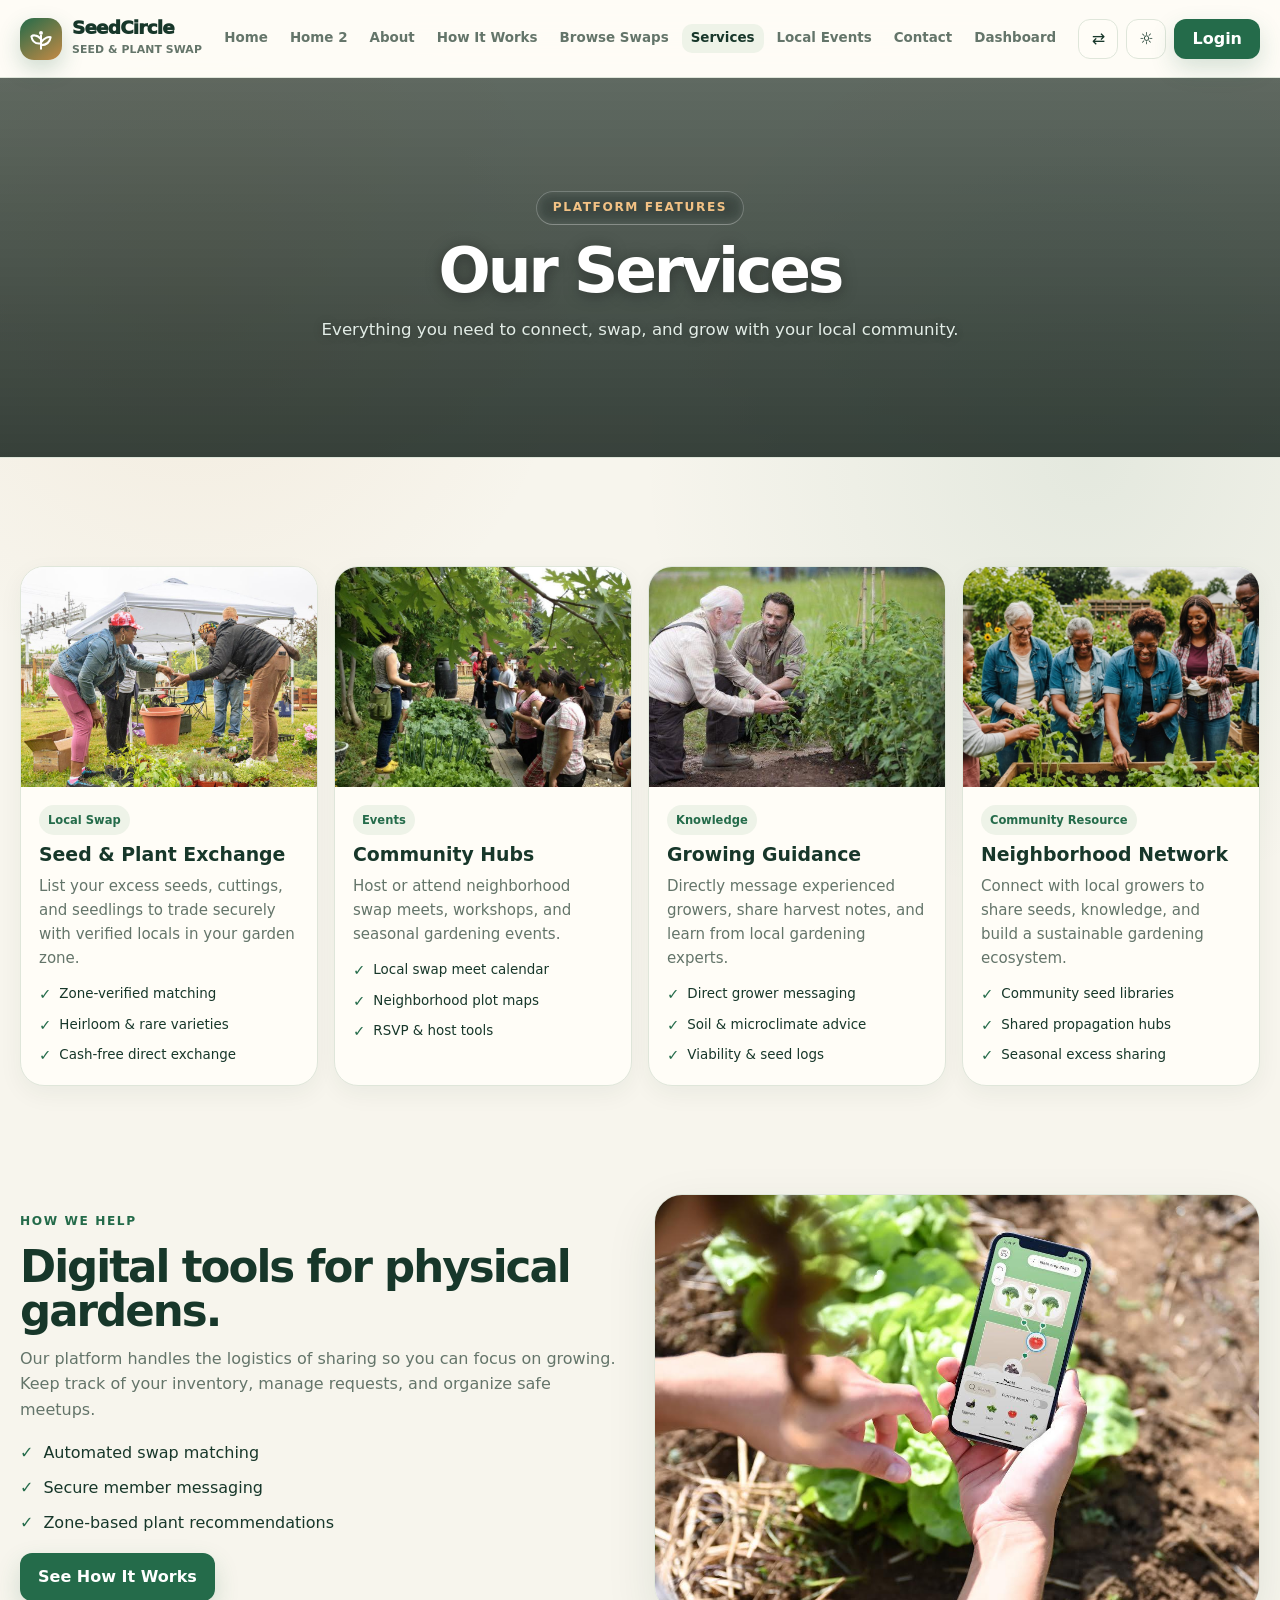
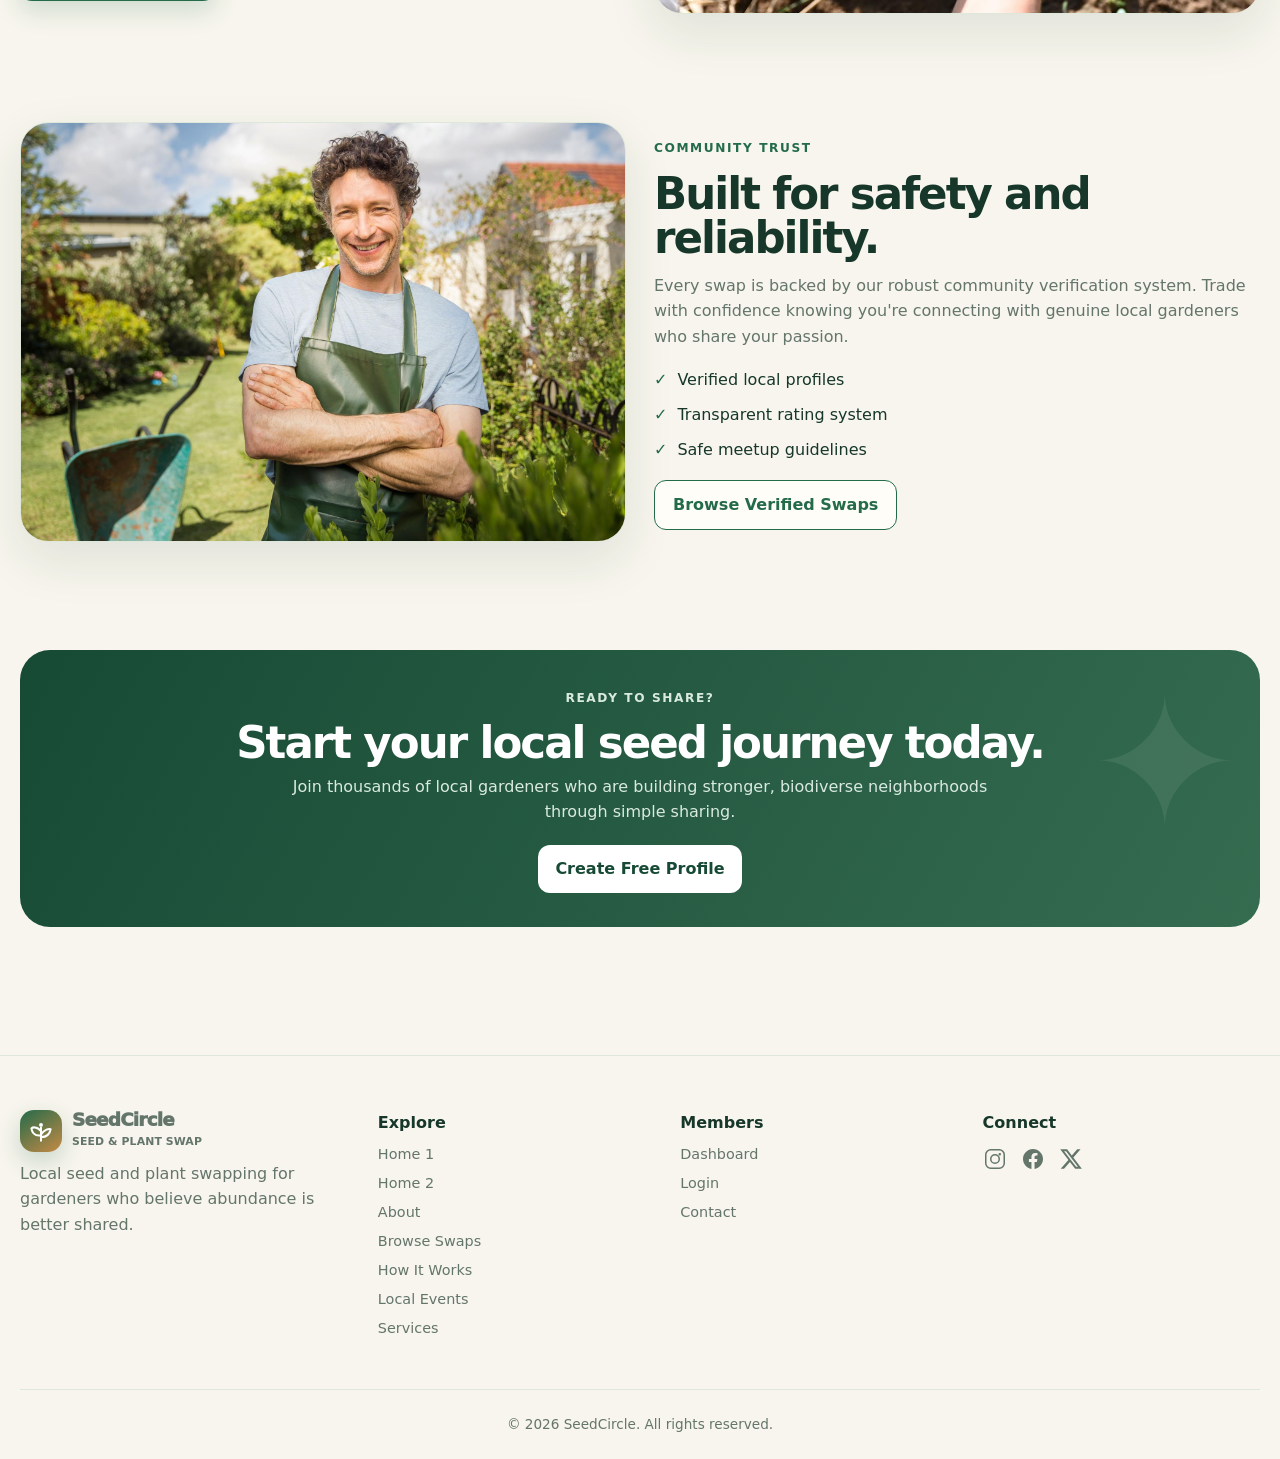
<file: service.html>
<!DOCTYPE html>
<html lang="en">
<head>
<meta charset="UTF-8">
<meta name="viewport" content="width=device-width, initial-scale=1.0">
<meta name="theme-color" content="#1d4d3b">
<meta name="description" content="Local Seed & Plant Swap Community Platform. Discover, swap and grow with nearby gardeners.">
<link rel="icon" type="image/svg+xml" href="data:image/svg+xml,%3Csvg xmlns='http://www.w3.org/2000/svg' viewBox='0 0 32 32'%3E%3Cdefs%3E%3ClinearGradient id='g' x1='0%25' y1='0%25' x2='100%25' y2='100%25'%3E%3Cstop offset='0%25' stop-color='%23246b4a'/%3E%3Cstop offset='100%25' stop-color='%23c58a45'/%3E%3C/linearGradient%3E%3C/defs%3E%3Crect width='32' height='32' rx='9' fill='url(%23g)'/%3E%3Cpath d='M16 27V12M16 16C11 10 6 12 5 13c1 6 4 9 11 8M16 20c4-6 9-7 11-6-1 6-4 9-11 9' fill='none' stroke='%23ffffff' stroke-width='2.3' stroke-linecap='round' stroke-linejoin='round'/%3E%3Ccircle cx='16' cy='9' r='2.2' fill='%23ffffff'/%3E%3C/svg%3E">
<link rel="apple-touch-icon" href="data:image/svg+xml,%3Csvg xmlns='http://www.w3.org/2000/svg' viewBox='0 0 32 32'%3E%3Cdefs%3E%3ClinearGradient id='g' x1='0%25' y1='0%25' x2='100%25' y2='100%25'%3E%3Cstop offset='0%25' stop-color='%23246b4a'/%3E%3Cstop offset='100%25' stop-color='%23c58a45'/%3E%3C/linearGradient%3E%3C/defs%3E%3Crect width='32' height='32' rx='9' fill='url(%23g)'/%3E%3Cpath d='M16 27V12M16 16C11 10 6 12 5 13c1 6 4 9 11 8M16 20c4-6 9-7 11-6-1 6-4 9-11 9' fill='none' stroke='%23ffffff' stroke-width='2.3' stroke-linecap='round' stroke-linejoin='round'/%3E%3Ccircle cx='16' cy='9' r='2.2' fill='%23ffffff'/%3E%3C/svg%3E">
<title>Services — Local Seed & Plant Swap Community</title>
<link rel="stylesheet" href="css/style.css">
</head>
<body>
<header class="topbar">
<nav class="nav container">
<a class="brand" href="#" onclick="go('home1');return false" aria-label="SeedCircle Home"><span class="brand-mark"><svg viewBox="0 0 32 32" aria-hidden="true"><path d="M16 27V12M16 16C11 10 6 12 5 13c1 6 4 9 11 8M16 20c4-6 9-7 11-6-1 6-4 9-11 9" fill="none" stroke="currentColor" stroke-width="2.3" stroke-linecap="round" stroke-linejoin="round"/><circle cx="16" cy="9" r="2.2" fill="currentColor"/></svg></span><span><span class="brand-name">SeedCircle</span><span class="brand-sub">Seed & Plant Swap</span></span></a>
<div class="navlinks">
<button data-page="home1" onclick="go('home1')">Home</button>
<button data-page="home2" onclick="go('home2')">Home 2</button>
<button data-page="about" onclick="go('about')">About</button>
<button data-page="how" onclick="go('how')">How It Works</button>
<button data-page="browse" onclick="go('browse')">Browse Swaps</button>
<button data-page="service" onclick="go('service')">Services</button>
<button data-page="events" onclick="go('events')">Local Events</button>
<button data-page="contact" onclick="go('contact')">Contact</button>
<button data-page="dashboard" onclick="go('dashboard')">Dashboard</button>
</div>
<div class="nav-actions">
<button class="icon-btn" aria-label="Toggle RTL" onclick="toggleRTL()">⇄</button>
<button class="icon-btn" aria-label="Toggle theme" onclick="toggleTheme()">☼</button>
<button class="contact-btn" onclick="go('login')">Login</button>
<button class="icon-btn hamb" aria-label="Menu" onclick="toggleMenu()">☰</button>
</div>
</nav>
<div class="mobile-panel" id="mobilePanel">
<div class="mobile-links">

<button onclick="go('home1')">Home</button><button onclick="go('home2')">Home 2</button>
<button onclick="go('about')">About</button>
<button onclick="go('how')">How It Works</button><button onclick="go('browse')">Browse Swaps</button>
<button onclick="go('service')">Services</button><button onclick="go('events')">Local Events</button>
<button onclick="go('contact')">Contact</button><button onclick="go('dashboard')">Dashboard</button>
<button onclick="go('login')">Login</button>
</div>
</div>
</header>

<main>
<section id="service" class="page active">
<!-- HERO SECTION -->
<div class="page-hero page-hero-service">
    <div class="container">
        <div class="page-hero-content reveal">
            <span class="eyebrow">Platform Features</span>
            <h1>Our Services</h1>
            <p class="lead">Everything you need to connect, swap, and grow with your local community.</p>
        </div>
    </div>
</div>

<div class="container section">

<!-- SECTION 2: Grid -->
<div class="section reveal">
    <div class="grid-4">
        <article class="card">
            <div class="card-media"><img src="images/Seed & Plant Exchange.png" alt="Seed swapping" style="object-fit: cover; width: 100%; height: 100%;"></div>
            <div class="card-body">
                <span class="pill">Local Swap</span>
                <h3>Seed & Plant Exchange</h3>
                <p>List your excess seeds, cuttings, and seedlings to trade securely with verified locals in your garden zone.</p>
                <ul class="service-perks">
                    <li><b>✓</b> Zone-verified matching</li>
                    <li><b>✓</b> Heirloom & rare varieties</li>
                    <li><b>✓</b> Cash-free direct exchange</li>
                </ul>
            </div>
        </article>
        <article class="card">
            <div class="card-media"><img src="images/Community Hubs.png" alt="Community events" style="object-fit: cover; width: 100%; height: 100%;"></div>
            <div class="card-body">
                <span class="pill">Events</span>
                <h3>Community Hubs</h3>
                <p>Host or attend neighborhood swap meets, workshops, and seasonal gardening events.</p>
                <ul class="service-perks">
                    <li><b>✓</b> Local swap meet calendar</li>
                    <li><b>✓</b> Neighborhood plot maps</li>
                    <li><b>✓</b> RSVP & host tools</li>
                </ul>
            </div>
        </article>
        <article class="card">
            <div class="card-media"><img src="images/Growing Guidance.png" alt="Garden advice" style="object-fit: cover; width: 100%; height: 100%;"></div>
            <div class="card-body">
                <span class="pill">Knowledge</span>
                <h3>Growing Guidance</h3>
                <p>Directly message experienced growers, share harvest notes, and learn from local gardening experts.</p>
                <ul class="service-perks">
                    <li><b>✓</b> Direct grower messaging</li>
                    <li><b>✓</b> Soil & microclimate advice</li>
                    <li><b>✓</b> Viability & seed logs</li>
                </ul>
            </div>
        </article>
    <article class="card"><div class="card-media"><img src="images/Neighborhood Network5.png" alt="Plant swap community" style="object-fit: cover; width: 100%; height: 100%;"></div><div class="card-body"><span class="pill">Community Resource</span><h3>Neighborhood Network</h3><p>Connect with local growers to share seeds, knowledge, and build a sustainable gardening ecosystem.</p>
                <ul class="service-perks">
                    <li><b>✓</b> Community seed libraries</li>
                    <li><b>✓</b> Shared propagation hubs</li>
                    <li><b>✓</b> Seasonal excess sharing</li>
                </ul>
            </div></article>
</div>
</div>

<!-- SECTION 3: Split -->
<div class="section reveal">
    <div class="split">
        <div class="copy">
            <span class="eyebrow">How we help</span>
            <h2>Digital tools for physical gardens.</h2>
            <p>Our platform handles the logistics of sharing so you can focus on growing. Keep track of your inventory, manage requests, and organize safe meetups.</p>
            <div class="checks">
                <div class="check"><b>✓</b><span>Automated swap matching</span></div>
                <div class="check"><b>✓</b><span>Secure member messaging</span></div>
                <div class="check"><b>✓</b><span>Zone-based plant recommendations</span></div>
            </div>
            <button class="primary-btn" onclick="go('how')">See How It Works</button>
        </div>
        <div class="split-media">
            <img src="images/Digital tools for physical gardens..PNG" alt="Digital tools for gardens" style="object-fit: cover; width: 100%; height: 100%;">
        </div>
    </div>
</div>

<!-- SECTION 3.5: Split Alternate -->
<div class="section reveal">
    <div class="split">
        <div class="split-media">
            <img src="images/Built for safety and reliability..PNG" alt="Community gardeners" style="object-fit: cover; width: 100%; height: 100%;">
        </div>
        <div class="copy">
            <span class="eyebrow">Community Trust</span>
            <h2>Built for safety and reliability.</h2>
            <p>Every swap is backed by our robust community verification system. Trade with confidence knowing you're connecting with genuine local gardeners who share your passion.</p>
            <div class="checks">
                <div class="check"><b>✓</b><span>Verified local profiles</span></div>
                <div class="check"><b>✓</b><span>Transparent rating system</span></div>
                <div class="check"><b>✓</b><span>Safe meetup guidelines</span></div>
            </div>
            <button class="ghost-btn" style="border: 1px solid var(--primary); color: var(--primary)" onclick="go('browse')">Browse Verified Swaps</button>
        </div>
    </div>
</div>

<!-- SECTION 4: CTA Band -->
<div class="section reveal">
    <div class="band" style="text-align: center;">
        <span class="eyebrow" style="color:#d9eadf">Ready to share?</span>
        <h2>Start your local seed journey today.</h2>
        <p style="margin-left: auto; margin-right: auto;">Join thousands of local gardeners who are building stronger, biodiverse neighborhoods through simple sharing.</p>
        <button class="white-btn" onclick="go('login')">Create Free Profile</button>
    </div>
</div>

</div>
</section>
</main>

<footer>
<div class="container footer-grid">
<div><a class="brand" href="#" onclick="go('home1');return false" aria-label="SeedCircle Home"><span class="brand-mark"><svg viewBox="0 0 32 32" aria-hidden="true"><path d="M16 27V12M16 16C11 10 6 12 5 13c1 6 4 9 11 8M16 20c4-6 9-7 11-6-1 6-4 9-11 9" fill="none" stroke="currentColor" stroke-width="2.3" stroke-linecap="round" stroke-linejoin="round"/><circle cx="16" cy="9" r="2.2" fill="currentColor"/></svg></span><span><span class="brand-name">SeedCircle</span><span class="brand-sub">Seed & Plant Swap</span></span></a><p style="margin-top:9px">Local seed and plant swapping for gardeners who believe abundance is better shared.</p></div>
<div><div class="footer-title">Explore</div><div class="mini-links"><a href="#" onclick="go('home1');return false">Home 1</a><a href="#" onclick="go('home2');return false">Home 2</a><a href="#" onclick="go('about');return false">About</a><a href="#" onclick="go('browse');return false">Browse Swaps</a><a href="#" onclick="go('how');return false">How It Works</a><a href="#" onclick="go('events');return false">Local Events</a><a href="#" onclick="go('service');return false">Services</a></div></div>
<div><div class="footer-title">Members</div><div class="mini-links"><a href="#" onclick="go('dashboard');return false">Dashboard</a><a href="#" onclick="go('login');return false">Login</a><a href="#" onclick="go('contact');return false">Contact</a></div></div>
<div><div class="footer-title">Connect</div><div class="social-icons"><a href="#" aria-label="Instagram"><svg viewBox="0 0 24 24" width="24" height="24" fill="currentColor"><path d="M7.75 2h8.5A5.75 5.75 0 0 1 22 7.75v8.5A5.75 5.75 0 0 1 16.25 22h-8.5A5.75 5.75 0 0 1 2 16.25v-8.5A5.75 5.75 0 0 1 7.75 2zm0 1.5A4.25 4.25 0 0 0 3.5 7.75v8.5A4.25 4.25 0 0 0 7.75 20.5h8.5A4.25 4.25 0 0 0 20.5 16.25v-8.5A4.25 4.25 0 0 0 16.25 3.5h-8.5zM12 7a5 5 0 1 1 0 10 5 5 0 0 1 0-10zm0 1.5a3.5 3.5 0 1 0 0 7 3.5 3.5 0 0 0 0-7zm4.75-2.5a1.25 1.25 0 1 1 0 2.5 1.25 1.25 0 0 1 0-2.5z"/></svg></a><a href="#" aria-label="Facebook"><svg viewBox="0 0 24 24" width="24" height="24" fill="currentColor"><path d="M22 12c0-5.523-4.477-10-10-10S2 6.477 2 12c0 4.991 3.657 9.128 8.438 9.878v-6.987h-2.54V12h2.54V9.797c0-2.506 1.492-3.89 3.777-3.89 1.094 0 2.238.195 2.238.195v2.46h-1.26c-1.243 0-1.63.771-1.63 1.562V12h2.773l-.443 2.89h-2.33v6.988C18.343 21.128 22 16.991 22 12z"/></svg></a><a href="#" aria-label="X (Twitter)"><svg viewBox="0 0 24 24" width="24" height="24" fill="currentColor"><path d="M18.244 2.25h3.308l-7.227 8.26 8.502 11.24H16.17l-5.214-6.817L4.99 21.75H1.68l7.73-8.835L1.254 2.25H8.08l4.713 6.231zm-1.161 17.52h1.833L7.084 4.126H5.117z"/></svg></a></div></div>
</div>


<div class="container copyright"><p>&copy; 2026 SeedCircle. All rights reserved.</p></div>
</footer>
<div class="toast" id="toast"></div>
<script src="js/script.js"></script>

<button id="scrollToTopBtn" aria-label="Scroll to top" title="Scroll to top">
    <svg viewBox="0 0 24 24" width="24" height="24" stroke="currentColor" stroke-width="2.5" fill="none" stroke-linecap="round" stroke-linejoin="round"><polyline points="18 15 12 9 6 15"></polyline></svg>
</button>
</body>

</html>
</file>
<file: css/style.css>
:root {
  --bg: #f7f5ed;
  --surface: #fffdf7;
  --surface2: #eef3e8;
  --ink: #17372a;
  --muted: #64756a;
  --primary: #246b4a;
  --primary2: #174a35;
  --accent: #c58a45;
  --line: #dfe6da;
  --shadow: 0 18px 50px rgba(24, 55, 42, .10);
  --radius: 24px;
  --max: 1240px;
  --header: 78px
}

[data-theme="dark"] {
  --bg: #101914;
  --surface: #17221c;
  --surface2: #1d2b23;
  --ink: #edf5e9;
  --muted: #aebbb1;
  --primary: #246b4a;
  --primary2: #174a35;
  --accent: #e1ad6e;
  --line: #2d3b32;
  --shadow: 0 18px 50px rgba(0, 0, 0, .28)
}

* {
  box-sizing: border-box;
  margin: 0;
  padding: 0
}

html {
  scroll-behavior: smooth
}

body {
  font-family: Inter, ui-sans-serif, system-ui, -apple-system, BlinkMacSystemFont, "Segoe UI", sans-serif;
  background:
    radial-gradient(circle at 15% 10%, rgba(197, 138, 69, .09), transparent 24rem),
    radial-gradient(circle at 85% 15%, rgba(36, 107, 74, .09), transparent 28rem), var(--bg);
  color: var(--ink);
  line-height: 1.6;
  overflow-x: hidden;
}

body.menu-open {
  overflow: hidden !important;
}

body.menu-open .topbar {
  backdrop-filter: none !important;
  -webkit-backdrop-filter: none !important;
}

img {
  display: block;
  width: 100%;
  height: 100%;
  object-fit: cover
}

button,
input,
select,
textarea {
  font: inherit
}

button {
  cursor: pointer
}

a {
  text-decoration: none;
  color: inherit
}

.container {
  width: min(var(--max), calc(100% - 32px));
  margin: auto
}

.topbar {
  height: var(--header);
  position: sticky;
  top: 0;
  z-index: 1000;
  background: color-mix(in srgb, var(--surface) 88%, transparent);
  backdrop-filter: blur(18px);
  border-bottom: 1px solid var(--line)
}

.nav {
  height: 100%;
  display: grid;
  grid-template-columns: auto 1fr auto;
  align-items: center;
  gap: 12px;
}

.brand {
  display: flex;
  align-items: center;
  gap: 10px;
  font-weight: 900;
  letter-spacing: -.04em;
  font-size: 1.25rem
}

.brand:hover .brand-mark {
  transform: rotate(-5deg) scale(1.04)
}

.brand-mark {
  width: 42px;
  height: 42px;
  border-radius: 14px;
  display: grid;
  place-items: center;
  background: linear-gradient(145deg, var(--primary), var(--accent));
  color: #fff;
  box-shadow: 0 9px 22px rgba(36, 107, 74, .22);
  transition: .25s;
  overflow: hidden;
  position: relative
}

.brand-mark svg {
  width: 28px;
  height: 28px;
  display: block
}

.navlinks {
  display: flex;
  justify-content: center;
  gap: 4px;
  align-items: center;
  white-space: nowrap;
}

.navlinks button {
  border: 0;
  background: transparent;
  color: var(--muted);
  font-weight: 700;
  font-size: 0.84rem;
  padding: 6px 9px;
  border-radius: 10px;
  white-space: nowrap;
  flex-shrink: 0;
  line-height: 1.2;
  transition: .25s;
}

.mobile-links button {
  border: 0;
  background: transparent;
  color: var(--muted);
  font-weight: 700;
  font-size: 0.95rem;
  padding: 10px 14px;
  border-radius: 12px;
  transition: .25s;
}

.navlinks button:hover,
.navlinks button.active,
.mobile-links button:hover,
.mobile-links button.active {
  color: var(--ink);
  background: var(--surface2)
}

.nav-actions {
  display: flex;
  align-items: center;
  gap: 8px
}

.icon-btn {
  width: 40px;
  height: 40px;
  border: 1px solid var(--line);
  background: var(--surface);
  color: var(--ink);
  border-radius: 12px;
  display: inline-flex;
  align-items: center;
  justify-content: center;
  font-size: 1rem;
  box-sizing: border-box;
}

.contact-btn,
.primary-btn {
  border: 0;
  background: var(--primary);
  color: #fff;
  padding: 11px 18px;
  border-radius: 12px;
  font-weight: 800;
  transition: .25s;
  box-shadow: 0 10px 24px rgba(36, 107, 74, .18);
  box-sizing: border-box;
}

.contact-btn {
  height: 40px;
  padding: 0 18px;
  display: inline-flex;
  align-items: center;
  justify-content: center;
  line-height: 1;
}

.nav-actions .icon-btn,
.nav-actions .contact-btn {
  height: 40px;
}

.contact-btn:hover,
.primary-btn:hover {
  background: var(--primary2);
  transform: translateY(-2px)
}

.hamb {
  display: none
}

.page {
  animation: pageIn .5s ease both
}

/* .page.active removed for separate files */
@keyframes pageIn {
  from {
    opacity: 0;
    transform: translateY(10px)
  }

  to {
    opacity: 1;
    transform: none
  }
}

.hero {
  min-height: calc(100vh - var(--header));
  display: grid;
  grid-template-columns: 1.02fr .98fr;
  align-items: center;
  gap: 46px;
  padding: 46px 0
}

.hero-copy .eyebrow,
.eyebrow {
  display: inline-flex;
  align-items: center;
  gap: 8px;
  color: var(--primary);
  font-weight: 900;
  text-transform: uppercase;
  letter-spacing: .13em;
  font-size: .76rem;
  margin-bottom: 13px
}

h1 {
  font-size: clamp(2.55rem, 6vw, 5.8rem);
  line-height: .98;
  letter-spacing: -.065em;
  max-width: 760px
}

h2 {
  font-size: clamp(1.8rem, 3.4vw, 3rem);
  line-height: 1.02;
  letter-spacing: -.045em
}

h3 {
  font-size: 1.18rem;
  line-height: 1.15
}

.lead {
  font-size: clamp(1rem, 1.35vw, 1.16rem);
  color: var(--muted);
  max-width: 650px;
  margin: 22px 0 26px
}

.hero-actions {
  display: flex;
  flex-wrap: wrap;
  gap: 10px
}

.ghost-btn {
  border: 1px solid var(--line);
  background: var(--surface);
  color: var(--ink);
  padding: 11px 18px;
  border-radius: 12px;
  font-weight: 800
}

.hero-art {
  height: min(650px, 68vh);
  border-radius: 34px;
  overflow: hidden;
  box-shadow: var(--shadow);
  position: relative;
  border: 1px solid var(--line)
}

.hero-art:after {
  content: "";
  position: absolute;
  inset: 0;
  background: linear-gradient(180deg, transparent 55%, rgba(10, 28, 18, .58))
}

.floating {
  position: absolute;
  z-index: 2;
  background: rgba(255, 255, 255, .9);
  color: #17372a;
  border: 1px solid rgba(255, 255, 255, .55);
  backdrop-filter: blur(10px);
  border-radius: 16px;
  padding: 12px 14px;
  box-shadow: 0 12px 28px rgba(0, 0, 0, .13)
}

.float-a {
  left: 18px;
  bottom: 18px
}

.float-b {
  right: 18px;
  top: 18px
}

[data-theme="dark"] .floating {
  background: rgba(20, 34, 27, .88);
  color: #edf5e9
}

.section {
  padding: 54px 0
}

.section-head {
  text-align: center;
  max-width: 760px;
  margin: 0 auto 25px
}

.section-head p {
  color: var(--muted);
  margin-top: 10px
}

.grid-3 {
  display: grid;
  grid-template-columns: repeat(3, 1fr);
  gap: 18px
}

.grid-4 {
  display: grid;
  grid-template-columns: repeat(4, 1fr);
  gap: 16px
}

.grid-2 {
  display: grid;
  grid-template-columns: repeat(2, 1fr);
  gap: 20px
}

.card {
  background: var(--surface);
  border: 1px solid var(--line);
  border-radius: var(--radius);
  overflow: hidden;
  box-shadow: 0 8px 25px rgba(24, 55, 42, .055);
  transition: transform .3s, box-shadow .3s, border-color .3s
}

.card:hover {
  transform: translateY(-7px);
  box-shadow: var(--shadow);
  border-color: color-mix(in srgb, var(--primary) 40%, var(--line))
}

.card-media {
  height: 220px;
  overflow: hidden
}

.card-media img {
  transition: transform .65s
}

.card:hover .card-media img {
  transform: scale(1.06)
}

.card-body {
  padding: 18px
}

.card-body p {
  color: var(--muted);
  font-size: .94rem;
  margin-top: 8px
}

.pill {
  display: inline-flex;
  padding: 6px 9px;
  border-radius: 999px;
  background: var(--surface2);
  color: var(--primary);
  font-weight: 800;
  font-size: .72rem;
  margin-bottom: 9px
}

.center {
  text-align: center
}

.split {
  display: grid;
  grid-template-columns: 1fr 1fr;
  gap: 28px;
  align-items: center
}

.split-media {
  height: 420px;
  border-radius: 28px;
  overflow: hidden;
  box-shadow: var(--shadow);
  border: 1px solid var(--line)
}

.copy p {
  color: var(--muted);
  margin: 12px 0
}

.checks {
  display: grid;
  gap: 9px;
  margin: 18px 0
}

.check {
  display: flex;
  gap: 10px;
  align-items: flex-start
}

.check b {
  color: var(--primary)
}

.statbar {
  display: grid;
  grid-template-columns: repeat(4, 1fr);
  gap: 12px;
  margin-top: 20px
}

.stat {
  background: var(--surface);
  border: 1px solid var(--line);
  border-radius: 18px;
  padding: 18px;
  text-align: center
}

.stat strong {
  font-size: 1.8rem;
  display: block;
  letter-spacing: -.04em
}

.stat span {
  color: var(--muted);
  font-size: .82rem
}

.process {
  display: grid;
  grid-template-columns: repeat(4, 1fr);
  gap: 14px
}

.step {
  padding: 20px;
  background: var(--surface);
  border: 1px solid var(--line);
  border-radius: 20px;
  position: relative
}

.step-num {
  width: 34px;
  height: 34px;
  border-radius: 11px;
  background: var(--primary);
  color: white;
  display: grid;
  place-items: center;
  font-weight: 900;
  margin-bottom: 14px
}

.step p {
  color: var(--muted);
  font-size: .9rem;
  margin-top: 7px
}

.band {
  background: linear-gradient(120deg, var(--primary2), #356c50);
  color: white;
  border-radius: 30px;
  padding: 34px;
  position: relative;
  overflow: hidden
}

.band:after {
  content: "✦";
  position: absolute;
  right: 20px;
  top: -30px;
  font-size: 180px;
  opacity: .08
}

.band p {
  color: #d9eadf;
  margin: 8px 0 20px;
  max-width: 700px
}

.white-btn {
  background: #fff;
  color: #174a35;
  border: 0;
  border-radius: 12px;
  padding: 11px 17px;
  font-weight: 900
}

.toolbar {
  display: grid;
  grid-template-columns: 1.4fr .8fr .8fr .7fr;
  gap: 10px;
  margin: 18px 0
}

.field {
  width: 100%;
  border: 1px solid var(--line);
  background: var(--surface);
  color: var(--ink);
  border-radius: 13px;
  padding: 12px 13px;
  outline: none
}

.field:focus {
  border-color: var(--primary);
  box-shadow: 0 0 0 3px rgba(36, 107, 74, .1)
}

.password-field-wrap {
  position: relative;
  display: flex;
  align-items: center;
  width: 100%;
}

.password-field-wrap .field {
  padding-right: 44px;
  width: 100%;
}

[dir="rtl"] .password-field-wrap .field {
  padding-right: 13px;
  padding-left: 44px;
}

.password-toggle-btn {
  position: absolute;
  right: 12px;
  top: 50%;
  transform: translateY(-50%);
  background: transparent;
  border: none;
  padding: 6px;
  display: inline-flex;
  align-items: center;
  justify-content: center;
  cursor: pointer;
  color: var(--muted);
  transition: color 0.2s ease, transform 0.2s ease;
  z-index: 2;
  border-radius: 8px;
}

[dir="rtl"] .password-toggle-btn {
  right: auto;
  left: 12px;
}

.password-toggle-btn:hover {
  color: var(--primary);
}

.swap-grid {
  display: grid;
  grid-template-columns: repeat(3, 1fr);
  gap: 18px
}

.swap-card {
  background: var(--surface);
  border: 1px solid var(--line);
  border-radius: 22px;
  overflow: hidden;
  transition: .3s
}

.swap-card:hover {
  transform: translateY(-6px);
  box-shadow: var(--shadow)
}

.swap-photo {
  height: 230px;
  position: relative
}

.swap-photo img {
  width: 100%;
  height: 100%;
  object-fit: cover;
}

.swap-tag {
  position: absolute;
  top: 12px;
  left: 12px;
  background: rgba(255, 255, 255, .92);
  color: #17372a;
  padding: 6px 9px;
  border-radius: 999px;
  font-weight: 900;
  font-size: .7rem
}

.swap-content {
  padding: 16px
}

.swap-meta {
  display: flex;
  justify-content: space-between;
  gap: 10px;
  color: var(--muted);
  font-size: .78rem;
  margin: 10px 0
}

.swap-footer {
  display: flex;
  justify-content: space-between;
  align-items: center;
  margin-top: 12px
}

.avatar {
  width: 34px;
  height: 34px;
  border-radius: 50%;
  display: grid;
  place-items: center;
  background: var(--surface2);
  font-weight: 900;
  color: var(--primary)
}

.event-card {
  display: grid;
  grid-template-columns: 180px 1fr;
  gap: 0
}

.event-date {
  background: var(--primary);
  color: #fff;
  display: grid;
  place-items: center;
  padding: 18px;
  text-align: center
}

.event-date strong {
  font-size: 1.7rem;
  line-height: 1
}

.event-date span {
  font-size: 0.76rem;
  font-weight: 800;
  letter-spacing: 0.06em;
  opacity: .9
}

.event-info {
  padding: 18px;
  display: flex;
  flex-direction: column
}

.event-info .pill,
#events .pill {
  font-size: 0.65rem;
  padding: 3px 8px;
  font-weight: 700;
  letter-spacing: 0.03em;
  margin-bottom: 8px;
}

.event-info p {
  color: var(--muted);
  font-size: .9rem;
  margin: 7px 0
}

.event-info button {
  margin-top: auto;
  align-self: flex-start;
}

.dashboard {
  display: grid;
  grid-template-columns: 240px 1fr;
  gap: 18px
}

.side {
  background: var(--surface);
  border: 1px solid var(--line);
  border-radius: 22px;
  padding: 12px;
  height: max-content;
  position: sticky;
  top: 95px
}

.side button {
  width: 100%;
  text-align: left;
  border: 0;
  background: transparent;
  color: var(--muted);
  padding: 11px;
  border-radius: 12px;
  font-weight: 800
}

.side button.active,
.side button:hover {
  background: var(--surface2);
  color: var(--ink)
}

.dash-main {
  min-width: 0
}

.dash-grid {
  display: grid;
  grid-template-columns: repeat(3, 1fr);
  gap: 14px
}

.metric {
  padding: 18px;
  background: var(--surface);
  border: 1px solid var(--line);
  border-radius: 18px
}

.metric small {
  color: var(--muted)
}

.metric strong {
  font-size: 1.8rem;
  display: block;
  margin-top: 4px
}

.table-wrap {
  overflow: auto;
  border: 1px solid var(--line);
  border-radius: 18px;
  background: var(--surface)
}

table {
  width: 100%;
  border-collapse: collapse;
  min-width: 680px
}

th,
td {
  text-align: left;
  padding: 13px;
  border-bottom: 1px solid var(--line);
  font-size: .86rem
}

th {
  color: var(--muted);
  font-size: .75rem;
  text-transform: uppercase;
  letter-spacing: .08em
}

.status {
  display: inline-flex;
  padding: 5px 8px;
  border-radius: 999px;
  background: var(--surface2);
  color: var(--primary);
  font-weight: 900;
  font-size: .7rem
}

.form-card {
  max-width: 760px;
  margin: auto;
  background: var(--surface);
  border: 1px solid var(--line);
  border-radius: 26px;
  padding: 24px;
  box-shadow: var(--shadow)
}

.form-grid {
  display: grid;
  grid-template-columns: 1fr 1fr;
  gap: 12px
}

.form-group {
  display: grid;
  gap: 7px
}

.form-group.full {
  grid-column: 1/-1
}

label {
  font-size: .78rem;
  font-weight: 900;
  color: var(--muted)
}

textarea.field {
  min-height: 120px;
  resize: vertical
}

.login-shell {
  display: grid;
  grid-template-columns: 1fr .9fr;
  gap: 24px;
  align-items: stretch
}

.login-card {
  background: var(--surface);
  border: 1px solid var(--line);
  border-radius: 28px;
  padding: 28px;
  box-shadow: var(--shadow)
}

.login-art {
  border-radius: 28px;
  overflow: hidden;
  min-height: 520px;
  position: relative
}

.login-art .overlay {
  position: absolute;
  inset: auto 20px 20px;
  background: rgba(11, 34, 22, .76);
  color: #fff;
  border-radius: 18px;
  padding: 18px;
  backdrop-filter: blur(8px)
}

.toast {
  position: fixed;
  right: 18px;
  bottom: 18px;
  z-index: 2000;
  background: var(--ink);
  color: var(--bg);
  padding: 12px 16px;
  border-radius: 13px;
  box-shadow: var(--shadow);
  transform: translateY(30px);
  opacity: 0;
  pointer-events: none;
  transition: .3s
}

.toast.show {
  transform: none;
  opacity: 1
}

.reveal {
  opacity: 0;
  transform: translateY(18px);
  transition: .7s ease
}

.reveal.in {
  opacity: 1;
  transform: none
}

.brand-name {
  font-size: 1.15rem;
  line-height: 1
}

.brand-sub {
  display: block;
  font-size: .62rem;
  letter-spacing: .12em;
  text-transform: uppercase;
  color: var(--muted);
  margin-top: 2px
}

.social-row {
  display: grid;
  grid-template-columns: 1fr 1fr;
  gap: 10px;
  margin: 14px 0
}

.social-btn {
  height: 44px;
  border: 1px solid var(--line);
  border-radius: 13px;
  background: var(--surface);
  display: flex;
  align-items: center;
  justify-content: center;
  gap: 9px;
  font-weight: 800;
  color: var(--ink);
  transition: .25s
}

.social-btn:hover {
  transform: translateY(-2px);
  border-color: var(--primary);
  box-shadow: 0 10px 24px rgba(24, 55, 42, .09)
}

.social-btn svg {
  width: 19px;
  height: 19px;
  flex: none
}

.auth-switch {
  display: flex;
  justify-content: center;
  gap: 5px;
  margin-top: 14px;
  font-size: .88rem;
  color: var(--muted)
}

.auth-switch button,
.forgot-link {
  border: 0;
  background: none;
  color: var(--primary);
  font-weight: 900;
  padding: 0;
  cursor: pointer
}

.auth-options {
  display: flex;
  justify-content: space-between;
  align-items: center;
  gap: 10px;
  margin-top: 10px;
  font-size: .82rem
}

.remember {
  display: flex;
  align-items: center;
  gap: 7px;
  color: var(--muted);
  font-weight: 700
}

.remember input {
  accent-color: var(--primary)
}

.terms {
  display: flex;
  align-items: flex-start;
  gap: 8px;
  color: var(--muted);
  font-size: .8rem;
  margin-top: 10px
}

.terms input {
  margin-top: 4px;
  accent-color: var(--primary)
}

.auth-page {
  min-height: calc(100vh - 40px);
  display: grid;
  place-items: center;
  padding: 24px 0
}

.auth-wrap {
  width: min(440px, 100%);
  margin: auto
}

.auth-logo {
  display: flex;
  justify-content: center;
  margin-bottom: 14px
}

.auth-logo .brand {
  font-size: 1.35rem
}

.auth-logo .brand-mark {
  width: 48px;
  height: 48px
}

.auth-card {
  padding: 24px !important;
  border-radius: 24px
}

.auth-title {
  text-align: center
}

.auth-title h1 {
  font-size: clamp(2rem, 6vw, 2.8rem);
  margin-bottom: 4px
}

.auth-title p {
  font-size: .9rem
}

body.auth-mode .topbar,
body.auth-mode>footer {
  display: none
}

body.auth-mode main {
  min-height: 100vh
}

body.auth-mode .page.active {
  min-height: 100vh
}

body.auth-mode .auth-extra {
  display: none
}

body.dashboard-mode .topbar,
body.dashboard-mode>footer {
  display: none
}

body.dashboard-mode main {
  min-height: 100vh
}

footer {
  margin-top: 20px;
  border-top: 1px solid var(--line);
  padding: 54px 0 24px;
  color: var(--muted)
}

.footer-grid {
  display: grid;
  grid-template-columns: 1.2fr 1fr 1fr;
  gap: 25px
}

.footer-title {
  font-weight: 900;
  color: var(--ink);
  margin-bottom: 8px
}

.mini-links {
  display: grid;
  gap: 6px;
  font-size: .9rem
}

.emoji-card {
  min-height: 100%;
  display: grid;
  place-items: center;
  text-align: center;
  padding: 28px;
  background: linear-gradient(145deg, var(--surface2), var(--surface));
  border: 1px solid var(--line);
  border-radius: 24px
}

.big-emoji {
  font-size: 4.2rem;
  filter: drop-shadow(0 10px 10px rgba(0, 0, 0, .08));
  margin-bottom: 12px
}

.notice {
  padding: 12px 14px;
  border-left: 4px solid var(--accent);
  background: var(--surface2);
  border-radius: 12px;
  color: var(--muted);
  font-size: .88rem
}

.mapbox {
  height: 270px;
  border-radius: 24px;
  background:
    linear-gradient(135deg, rgba(36, 107, 74, .12), rgba(197, 138, 69, .15)),
    repeating-linear-gradient(45deg, transparent 0 18px, rgba(36, 107, 74, .06) 18px 20px);
  border: 1px solid var(--line);
  display: grid;
  place-items: center;
  text-align: center;
  color: var(--muted)
}

.mobile-panel {
  display: none
}

@media(max-width:1050px) {

  .hero {
    grid-template-columns: 1fr
  }

  .hero-art {
    height: 500px
  }

  .grid-4 {
    grid-template-columns: repeat(2, 1fr)
  }

  .swap-grid {
    grid-template-columns: repeat(2, 1fr)
  }

  .process {
    grid-template-columns: repeat(2, 1fr)
  }
}

@media(max-width:768px) {
  :root {
    --header: 68px
  }

  .container {
    width: min(var(--max), calc(100% - 22px))
  }

  .hero {
    padding: 54px 0 24px 0;
    gap: 24px;
    text-align: center
  }

  .hero-actions {
    justify-content: center
  }

  .hero-art {
    height: 390px;
    border-radius: 24px
  }

  .section {
    padding: 38px 0
  }

  .grid-3,
  .grid-2,
  .swap-grid,
  .dash-grid,
  .process {
    grid-template-columns: 1fr
  }

  .grid-4 {
    grid-template-columns: 1fr 1fr
  }

  .split,
  .login-shell {
    grid-template-columns: 1fr !important;
    gap: 28px !important;
  }

  .split > .split-media {
    order: -1;
    width: 100%;
    height: 380px;
  }

  .split-media {
    height: 380px;
  }

  .toolbar {
    grid-template-columns: 1fr 1fr
  }

  .dashboard {
    grid-template-columns: 1fr
  }

  .side {
    position: static;
    display: flex;
    gap: 5px;
    overflow: auto
  }

  .side button {
    min-width: max-content
  }

  .statbar {
    grid-template-columns: 1fr 1fr
  }

  .event-card {
    grid-template-columns: 1fr
  }

  .event-date {
    padding: 12px;
    min-height: 180px
  }

  .form-grid {
    grid-template-columns: 1fr
  }

  .form-group.full {
    grid-column: auto
  }

  .footer-grid {
    grid-template-columns: 1fr
  }

  .auth-switch {
    white-space: nowrap
  }

  h1 {
    font-size: clamp(2.4rem, 13vw, 4rem)
  }

  .auth-page {
    display: flex;
    flex-direction: column;
    justify-content: center
  }

  .auth-top-actions {
    position: static !important;
    width: min(440px, 100%);
    margin: 0 auto 12px;
    justify-content: flex-end
  }
}

@media(max-width:540px) {
  .split-media,
  .split > .split-media {
    height: 280px !important;
  }
}

@media(max-width:420px) {
  .grid-4 {
    grid-template-columns: 1fr
  }

  .toolbar {
    grid-template-columns: 1fr
  }

  .hero-actions>* {
    width: 100%;
    text-align: center
  }

  .hero-art {
    height: 320px
  }

  .card-media {
    height: 190px
  }

  .section {
    padding: 32px 0
  }

  #home2 .hero-art img {
    height: 320px
  }

  #home2 .hero-art:after {
    height: 320px
  }
}

@media(prefers-reduced-motion:reduce) {

  *,
  *:before,
  *:after {
    scroll-behavior: auto !important;
    animation: none !important;
    transition: none !important
  }
}

/* SeedCircle polish: richer motion, hover depth, dashboard controls */
.brand-name {
  font-weight: 950;
  display: block;
  line-height: 1
}

.brand-sub {
  display: block;
  font-size: .68rem;
  font-weight: 700;
  color: var(--muted);
  margin-top: 3px;
  letter-spacing: .01em
}

.brand:hover .brand-name {
  color: var(--primary)
}

.page.active .section-head,
.page.active .hero,
.page.active .split,
.page.active .grid-2,
.page.active .grid-3,
.page.active .card,
.page.active .section,
.page.active .table-wrap,
.page.active .dashboard {
  animation: riseIn .65s cubic-bezier(.2, .7, .2, 1) both
}

.page.active .card:nth-child(2),
.page.active .grid-3>*:nth-child(2) {
  animation-delay: .08s
}

.page.active .card:nth-child(3),
.page.active .grid-3>*:nth-child(3) {
  animation-delay: .16s
}

.page.active .card:nth-child(4) {
  animation-delay: .24s
}

.card,
.metric,
.emoji-card,
.section,
.split,
.table-wrap,
.side,
.login-card,
.auth-logo {
  transition: transform .32s ease, box-shadow .32s ease, border-color .32s ease
}

.card:hover,
.metric:hover,
.emoji-card:hover,
.table-wrap:hover,
.login-card:hover {
  transform: translateY(-6px);
  box-shadow: 0 24px 55px rgba(24, 55, 42, .14);
  border-color: color-mix(in srgb, var(--primary) 35%, var(--line))
}

.card-media img {
  transition: transform .6s cubic-bezier(.2, .7, .2, 1), filter .4s
}

.card:hover .card-media img {
  transform: scale(1.055);
  filter: saturate(1.08)
}

.section-head h1,
.section-head h2,
.hero h1,
.hero h2 {
  animation: textIn .7s ease both
}

.primary-btn,
.contact-btn,
.dash-home,
.side button,
.navlinks button,
.mobile-links button,
.icon-btn,
.social-btn,
.ghost-btn,
.white-btn,
.dash-hamb {
  transition: transform .22s ease, box-shadow .22s ease, background .22s ease, border-color .22s ease, color .22s ease
}

.primary-btn:hover,
.contact-btn:hover,
.dash-home:hover,
.social-btn:hover,
.ghost-btn:hover,
.icon-btn:hover,
.white-btn:hover,
.dash-hamb:hover {
  transform: translateY(-3px);
  box-shadow: 0 14px 30px rgba(36, 107, 74, .2)
}

.ghost-btn:hover {
  border-color: var(--primary);
  color: var(--primary)
}

.auth-switch button:hover,
.forgot-link:hover {
  color: var(--accent);
  text-decoration: underline;
}

@keyframes riseIn {
  from {
    opacity: 0;
    transform: translateY(18px)
  }

  to {
    opacity: 1;
    transform: none
  }
}

@keyframes textIn {
  from {
    opacity: 0;
    transform: translateY(10px)
  }

  to {
    opacity: 1;
    transform: none
  }
}

.dashbar {
  position: sticky;
  top: 0;
  z-index: 50;
  display: flex;
  align-items: center;
  justify-content: space-between;
  gap: 20px;
  padding: 14px max(16px, calc((100vw - var(--max))/2));
  background: color-mix(in srgb, var(--surface) 94%, transparent);
  border-bottom: 1px solid var(--line);
  backdrop-filter: blur(18px);
  box-shadow: 0 8px 30px rgba(24, 55, 42, .07)
}

.dashbar-actions {
  display: flex;
  align-items: center;
  gap: 8px
}

.dash-home {
  border: 1px solid var(--line);
  background: var(--surface);
  color: var(--ink);
  padding: 10px 15px;
  border-radius: 12px;
  font-weight: 800
}

.side button {
  position: relative
}

.side button:hover,
.side button.active {
  transform: translateX(4px);
  box-shadow: 0 8px 20px rgba(36, 107, 74, .10)
}

body.auth-mode {
  background: radial-gradient(circle at 20% 10%, rgba(197, 138, 69, .14), transparent 24rem), radial-gradient(circle at 85% 85%, rgba(36, 107, 74, .13), transparent 25rem), var(--bg)
}

body.auth-mode .auth-page {
  min-height: 100vh;
  display: grid;
  place-items: center;
  padding: 20px 0
}

.auth-logo {
  margin-bottom: 10px
}

.auth-logo .brand {
  justify-content: center
}

.auth-logo .brand-mark {
  width: 48px;
  height: 48px
}

.auth-logo:hover {
  transform: translateY(-2px)
}

@media(max-width:700px) {
  .dashbar {
    padding: 11px 16px
  }

  .dashbar .brand-sub {
    display: none
  }

  .dashbar .brand-mark {
    width: 38px;
    height: 38px
  }

  .dash-home {
    padding: 9px 11px;
    font-size: .8rem
  }

  .side button:hover,
  .side button.active {
    transform: translateY(-2px)
  }
}

@media(prefers-reduced-motion:reduce) {

  *,
  *:before,
  *:after {
    animation-duration: .01ms !important;
    transition-duration: .01ms !important;
    scroll-behavior: auto !important
  }
}

.footer-grid {
  grid-template-columns: 1.2fr 1fr 1fr 1fr !important
}

@media(max-width:760px) {
  .footer-grid {
    grid-template-columns: 1fr !important;
    text-align: center;
    gap: 30px;
  }

  footer .brand {
    justify-content: center;
  }

  footer .social-icons {
    justify-content: center;
  }

  .copyright {
    text-align: center;
  }
}

.social-icons {
  display: flex;
  gap: 14px;
  margin-top: 12px;
}

.social-icons a {
  color: var(--muted);
  transition: color 0.3s, transform 0.3s;
  display: block;
}

.social-icons a:hover {
  color: var(--primary);
  transform: translateY(-4px);
}

.form-social-icons {
  display: flex;
  justify-content: center;
  align-items: center;
  gap: 14px;
}

.form-social-icons .social-btn {
  width: 44px;
  height: 44px;
  border-radius: 50%;
  background: var(--surface2);
  border: 1px solid var(--line);
  display: inline-flex;
  align-items: center;
  justify-content: center;
  color: var(--ink);
  transition: transform .22s ease, background .22s ease, color .22s ease, border-color .22s ease, box-shadow .22s ease;
  text-decoration: none;
}

.form-social-icons .social-btn:hover {
  background: var(--primary);
  color: #ffffff;
  border-color: var(--primary);
  transform: translateY(-3px);
  box-shadow: 0 8px 20px rgba(36, 107, 74, .25);
}

#scrollToTopBtn {
  position: fixed;
  bottom: 25px;
  right: 25px;
  z-index: 1000;
  width: 48px;
  height: 48px;
  border-radius: 50%;
  background-color: var(--primary);
  color: #fff;
  border: none;
  cursor: pointer;
  display: flex;
  justify-content: center;
  align-items: center;
  box-shadow: 0 10px 24px rgba(36, 107, 74, 0.3);
  opacity: 0;
  visibility: hidden;
  transform: translateY(20px);
  transition: all 0.3s cubic-bezier(0.2, 0.8, 0.2, 1);
}

#scrollToTopBtn.show {
  opacity: 1;
  visibility: visible;
  transform: translateY(0);
}

#scrollToTopBtn:hover {
  background-color: var(--primary2);
  transform: translateY(-5px);
  box-shadow: 0 14px 28px rgba(36, 107, 74, 0.4);
}

/* Ensure toast doesn't overlap scroll to top btn on mobile */
@media(max-width:760px) {
  #scrollToTopBtn {
    bottom: 25px;
    right: 25px;
  }

  .toast {
    bottom: 85px;
  }
}

.copyright {
  border-top: 1px solid var(--line);
  padding-top: 24px;
  margin-top: 48px;
  text-align: center;
  font-size: 0.85rem;
  color: var(--muted);
}

.mini-links a {
  transition: color 0.25s, transform 0.25s;
  display: inline-block;
}

.mini-links a:hover {
  color: var(--primary);
  transform: translateX(5px);
}

.promo-card {
  background: var(--surface);
  border: 1px solid var(--line);
  border-radius: 32px;
  box-shadow: var(--shadow);
  overflow: hidden;
  transition: transform 0.4s cubic-bezier(0.2, 0.8, 0.2, 1), box-shadow 0.4s ease;
}

.promo-card:hover {
  transform: translateY(-8px);
  box-shadow: 0 24px 60px rgba(24, 55, 42, .15);
}

.promo-card .split {
  gap: 0;
  align-items: stretch;
}

.promo-card .copy {
  padding: 64px 54px;
  display: flex;
  flex-direction: column;
  justify-content: center;
  align-items: flex-start;
}

.promo-card .split-media {
  border-radius: 0;
  box-shadow: none;
  height: 100%;
  min-height: 400px;
}

.promo-card .split-media img {
  height: 100%;
  object-fit: cover;
}

@media(max-width:960px) {
  .promo-card .copy {
    padding: 40px 24px;
  }

  .promo-card .split-media {
    min-height: 300px;
  }
}

.page-header {
  min-height: 45vh;
  display: flex;
  flex-direction: column;
  justify-content: center;
  align-items: center;
  text-align: center;
  margin: -54px calc(50% - 50vw) 54px;
  width: 100vw;
  max-width: 100vw;
  padding: 80px 20px;
  background: #17372a;
  color: white;
  border-radius: 0;
}

.page-header h1,
.page-header h2 {
  color: white;
  margin-bottom: 15px;
}

.page-header p {
  margin-left: auto;
  margin-right: auto;
  max-width: 650px;
  color: rgba(255, 255, 255, 0.85);
}

.page-header .eyebrow {
  color: #f7f5ed;
  background: rgba(255, 255, 255, 0.1);
  border: 1px solid rgba(255, 255, 255, 0.2);
  padding: 6px 16px;
  border-radius: 999px;
  margin-bottom: 24px;
}

/* FAQ Section */
.faq-section {
  width: 100%;
}

.faq-item {
  border-bottom: 1px solid var(--line);
  padding: 22px 0;
}

.faq-item:last-child {
  border-bottom: none;
}

.faq-question {
  font-weight: 800;
  font-size: 1.15rem;
  color: var(--ink);
  cursor: pointer;
  display: flex;
  justify-content: space-between;
  align-items: center;
  list-style: none;
  outline: none;
}

.faq-question::-webkit-details-marker {
  display: none;
}

.faq-question .arrow {
  font-size: 0.8rem;
  color: var(--primary);
  transition: transform 0.3s ease;
}

details[open] .faq-question .arrow {
  transform: rotate(180deg);
  color: var(--accent);
}

.faq-answer {
  padding-top: 14px;
  color: var(--muted);
  line-height: 1.6;
  font-size: 1.05rem;
}

/* App Layout for Dashboard */
body.dashboard-mode {
  margin: 0;
  padding: 0;
  height: 100vh;
  overflow: hidden;
  background: #f4f6f8;
}

body.dashboard-mode footer,
body.dashboard-mode #scrollToTopBtn {
  display: none !important;
}

.app-layout {
  display: flex;
  height: 100vh;
  width: 100vw;
  font-family: inherit;
}

.app-sidebar {
  width: 260px;
  background: var(--ink);
  color: white;
  display: flex;
  flex-direction: column;
  padding: 30px 20px;
  flex-shrink: 0;
  box-shadow: 2px 0 10px rgba(0, 0, 0, 0.1);
  z-index: 10;
  overflow-y: auto;
  -webkit-overflow-scrolling: touch;
  scrollbar-width: thin;
  scrollbar-color: var(--line) transparent;
}

.app-brand {
  margin-bottom: 32px;
  padding-left: 4px;
}

.app-brand .brand {
  display: inline-flex;
  align-items: center;
  gap: 10px;
  background: var(--surface);
  padding: 8px 14px;
  border-radius: 16px;
  text-decoration: none;
  box-shadow: 0 4px 14px rgba(0, 0, 0, 0.08);
  transition: transform 0.2s ease, box-shadow 0.2s ease;
}

.app-brand .brand:hover {
  transform: translateY(-1px);
  box-shadow: 0 6px 18px rgba(0, 0, 0, 0.12);
}

.app-brand .brand-name {
  color: var(--ink);
  font-weight: 950;
  display: block;
  line-height: 1;
}

.app-brand .brand:hover .brand-name {
  color: var(--primary);
}

.app-brand .brand-sub {
  color: var(--muted);
  display: block;
  font-size: .68rem;
  font-weight: 700;
  margin-top: 3px;
  letter-spacing: .01em;
}

.app-nav {
  display: flex;
  flex-direction: column;
  gap: 8px;
  flex-grow: 1;
}

.app-nav button,
.app-bottom button {
  background: transparent;
  border: none;
  color: #94a3b8;
  font-size: 0.95rem;
  padding: 12px 16px;
  border-radius: 10px;
  text-align: left;
  cursor: pointer;
  transition: 0.2s;
  display: flex;
  align-items: center;
  gap: 12px;
  font-weight: 500;
  font-family: inherit;
}

.app-nav button:hover,
.app-bottom button:hover {
  background: rgba(255, 255, 255, 0.08);
  color: white;
}

.app-nav button.active {
  background: var(--primary);
  color: white;
}

.app-nav button span,
.app-bottom button span {
  font-size: 1.1rem;
}

.app-bottom {
  margin-top: auto;
  display: flex;
  flex-direction: column;
  gap: 8px;
  border-top: 1px solid rgba(255, 255, 255, 0.1);
  padding-top: 24px;
}

.app-main {
  flex-grow: 1;
  display: flex;
  flex-direction: column;
  overflow: hidden;
  background: #f1f5f9;
}

.app-header {
  background: white;
  height: 70px;
  display: flex;
  align-items: center;
  justify-content: space-between;
  padding: 0 40px;
  box-shadow: 0 1px 3px rgba(0, 0, 0, 0.05);
  flex-shrink: 0;
  z-index: 5;
}

.app-header h1 {
  margin: 0;
}

.app-header-actions {
  display: flex;
  align-items: center;
  gap: 10px;
}

.user-profile {
  display: flex;
  align-items: center;
  gap: 14px;
}

.user-initial {
  width: 42px;
  height: 42px;
  border-radius: 50%;
  background: var(--primary);
  color: white;
  display: flex;
  align-items: center;
  justify-content: center;
  font-weight: 700;
  font-size: 1.1rem;
}

.user-info strong {
  font-size: 0.9rem;
  color: #1e293b;
}

.user-info small {
  font-size: 0.75rem;
  color: #64748b;
}

.app-content {
  flex-grow: 1;
  padding: 40px;
  overflow-y: auto;
  overflow-x: hidden;
}

.app-content .dash-grid {
  margin-bottom: 24px;
}

.app-content .metric,
.app-content .card,
.app-content .table-wrap {
  background: white;
  border: none;
  box-shadow: 0 4px 6px -1px rgba(0, 0, 0, 0.05), 0 2px 4px -1px rgba(0, 0, 0, 0.03);
  border-radius: 12px;
}

.app-content .metric strong {
  color: #1e293b;
  font-size: 2.2rem;
}

.app-content table {
  border-radius: 12px;
  overflow: hidden;
}

/* Dashboard Tabs */
[data-theme="dark"] body.dashboard-mode {
  background: var(--bg);
}

[data-theme="dark"] .app-sidebar {
  background: var(--surface2);
}

[data-theme="dark"] .app-main {
  background: var(--bg);
}

[data-theme="dark"] .app-header {
  background: var(--surface);
  border-bottom: 1px solid var(--line);
  box-shadow: none;
}

[data-theme="dark"] .user-info strong {
  color: var(--ink);
}

[data-theme="dark"] .user-info small {
  color: var(--muted);
}

[data-theme="dark"] .app-content .metric,
[data-theme="dark"] .app-content .card,
[data-theme="dark"] .app-content .table-wrap {
  background: var(--surface);
  border: 1px solid var(--line);
  box-shadow: none;
}

[data-theme="dark"] .app-content .metric strong {
  color: var(--ink);
}

.tab-pane {
  display: none;
}

.tab-pane.active {
  display: block;
  animation: riseIn .4s cubic-bezier(.2, .7, .2, 1) both;
}

.app-bottom-row {
  display: flex;
  gap: 12px;
  justify-content: center;
  margin-top: auto;
  border-top: 1px solid rgba(255, 255, 255, 0.1);
  padding-top: 24px;
}

.app-bottom-row button {
  background: rgba(255, 255, 255, 0.05);
  border: none;
  color: white;
  width: 48px;
  height: 48px;
  border-radius: 12px;
  cursor: pointer;
  transition: 0.2s;
  display: flex;
  align-items: center;
  justify-content: center;
  font-size: 1.3rem;
}

.app-bottom-row button:hover {
  background: rgba(255, 255, 255, 0.15);
}

/* ======================================================== */
/* HOME 2: REDESIGNED DISTINCT BOTANICAL EDITORIAL LAYOUT   */
/* ======================================================== */

/* Hero Section (Full Viewport, Zero Left/Right Card Gap, Perfect Alignment) */
#home2 .hero-viewport {
  width: 100%;
}

#home2 .hero {
  min-height: calc(100vh - var(--header));
  display: grid;
  grid-template-columns: 1.08fr 0.92fr;
  align-items: center;
  gap: 48px;
  padding: 24px 0;
  box-sizing: border-box;
}

#home2 .hero-copy h1 {
  font-size: clamp(2.4rem, 4.4vw, 4.5rem);
  line-height: 1.02;
  letter-spacing: -0.05em;
  max-width: 680px;
}

#home2 .hero-copy .lead {
  font-size: clamp(0.96rem, 1.2vw, 1.12rem);
  color: var(--muted);
  max-width: 580px;
  margin: 18px 0 26px;
}

#home2 .hero-art {
  height: min(520px, 60vh);
  border-radius: 30px;
  overflow: hidden;
  box-shadow: var(--shadow);
  position: relative;
  border: 1px solid var(--line);
}

#home2 .hero-art img {
  width: 100%;
  height: 100%;
  object-fit: cover;
  transition: transform 0.7s cubic-bezier(0.2, 0.8, 0.2, 1);
}

#home2 .hero-art:hover img {
  transform: scale(1.04);
}

#home2 .hero-art::after {
  content: "";
  position: absolute;
  inset: 0;
  background: linear-gradient(180deg, transparent 60%, rgba(10, 28, 18, 0.45));
  pointer-events: none;
}

/* SECTION 01: Seasonal Shelf (Asymmetric 1 + 3 Layout) */
#home2 .h2-shelf-section {
  padding-top: 54px;
}

#home2 .h2-editorial-head {
  display: flex;
  justify-content: space-between;
  align-items: flex-end;
  gap: 32px;
  margin-bottom: 34px;
}

#home2 .h2-head-left h2 {
  margin-top: 4px;
}

#home2 .h2-head-right {
  max-width: 480px;
  color: var(--muted);
  font-size: 0.98rem;
}

#home2 .h2-shelf-layout {
  display: grid;
  grid-template-columns: 1fr 1fr;
  gap: 24px;
}

#home2 .h2-spotlight-card {
  background: var(--surface);
  border: 1px solid var(--line);
  border-radius: var(--radius);
  overflow: hidden;
  box-shadow: 0 10px 30px rgba(24, 55, 42, 0.05);
  display: flex;
  flex-direction: column;
  transition: transform 0.3s, box-shadow 0.3s, border-color 0.3s;
}

#home2 .h2-spotlight-card:hover {
  transform: translateY(-6px);
  box-shadow: var(--shadow);
  border-color: color-mix(in srgb, var(--primary) 40%, var(--line));
}

#home2 .h2-spotlight-media {
  position: relative;
  height: 320px;
  overflow: hidden;
}

#home2 .h2-spotlight-media img {
  width: 100%;
  height: 100%;
  object-fit: cover;
  transition: transform 0.6s ease;
}

#home2 .h2-spotlight-card:hover .h2-spotlight-media img {
  transform: scale(1.05);
}

#home2 .h2-spotlight-media .pill {
  position: absolute;
  bottom: 14px;
  left: 14px;
  background: rgba(255, 255, 255, 0.92);
  color: var(--ink);
  font-weight: 800;
  box-shadow: 0 4px 14px rgba(0, 0, 0, 0.12);
  margin-bottom: 0;
}

[data-theme="dark"] #home2 .h2-spotlight-media .pill {
  background: rgba(20, 34, 27, 0.9);
  color: #fff;
}

#home2 .h2-spotlight-body {
  padding: 24px;
  display: flex;
  flex-direction: column;
  gap: 8px;
}

#home2 .h2-curator-tag {
  font-size: 0.72rem;
  letter-spacing: 0.12em;
  text-transform: uppercase;
  color: var(--accent);
  font-weight: 800;
}

#home2 .h2-spotlight-body h3 {
  font-size: 1.4rem;
  letter-spacing: -0.02em;
}

#home2 .h2-spotlight-body p {
  color: var(--muted);
  font-size: 0.95rem;
}

#home2 .h2-shelf-stack {
  display: flex;
  flex-direction: column;
  gap: 16px;
}

#home2 .h2-strip-card {
  background: var(--surface);
  border: 1px solid var(--line);
  border-radius: 20px;
  display: flex;
  gap: 18px;
  padding: 14px;
  align-items: center;
  box-shadow: 0 6px 20px rgba(24, 55, 42, 0.04);
  transition: transform 0.3s, box-shadow 0.3s, border-color 0.3s;
}

#home2 .h2-strip-card:hover {
  transform: translateX(6px);
  box-shadow: var(--shadow);
  border-color: color-mix(in srgb, var(--primary) 40%, var(--line));
}

[dir="rtl"] #home2 .h2-strip-card:hover {
  transform: translateX(-6px);
}

#home2 .h2-strip-media {
  width: 110px;
  height: 110px;
  border-radius: 14px;
  overflow: hidden;
  flex-shrink: 0;
  border: 1px solid var(--line);
}

#home2 .h2-strip-media img {
  width: 100%;
  height: 100%;
  object-fit: cover;
  transition: transform 0.5s ease;
}

#home2 .h2-strip-card:hover .h2-strip-media img {
  transform: scale(1.08);
}

#home2 .h2-strip-body {
  flex: 1;
}

#home2 .h2-strip-body .pill {
  margin-bottom: 6px;
}

#home2 .h2-strip-body h3 {
  font-size: 1.12rem;
  margin-bottom: 4px;
}

#home2 .h2-strip-body p {
  color: var(--muted);
  font-size: 0.88rem;
  line-height: 1.45;
}

/* SECTION 02: Stories (Botanical Memoir Card with Pull-Quote) */
#home2 .h2-story-card {
  background: var(--surface);
  border: 1px solid var(--line);
  border-radius: 32px;
  padding: 38px;
  display: grid;
  grid-template-columns: 1.15fr 0.85fr;
  gap: 36px;
  align-items: center;
  box-shadow: 0 16px 45px rgba(24, 55, 42, 0.06);
}

#home2 .h2-story-content h2 {
  margin: 4px 0 12px;
}

#home2 .h2-story-content > p {
  color: var(--muted);
  font-size: 1.02rem;
  line-height: 1.6;
}

#home2 .h2-quote-box {
  margin-top: 26px;
  position: relative;
  background: var(--surface2);
  border-radius: 20px;
  padding: 24px 28px 24px 34px;
  border-left: 5px solid var(--accent);
}

[dir="rtl"] #home2 .h2-quote-box {
  border-left: none;
  border-right: 5px solid var(--accent);
  padding: 24px 34px 24px 28px;
}

#home2 .h2-quote-mark {
  position: absolute;
  top: -12px;
  left: 12px;
  font-size: 4rem;
  line-height: 1;
  color: var(--accent);
  opacity: 0.22;
  font-family: Georgia, serif;
  pointer-events: none;
}

#home2 .h2-quote-box .notice {
  background: transparent;
  border: none;
  padding: 0;
  color: var(--ink);
  font-size: 1.08rem;
  font-style: italic;
  line-height: 1.6;
}

#home2 .h2-story-photo-frame {
  height: 380px;
  border-radius: 24px;
  overflow: hidden;
  box-shadow: var(--shadow);
  border: 1px solid var(--line);
}

#home2 .h2-story-photo-frame img {
  width: 100%;
  height: 100%;
  object-fit: cover;
  transition: transform 0.6s ease;
}

#home2 .h2-story-card:hover .h2-story-photo-frame img {
  transform: scale(1.04);
}

/* SECTION 03: Local Pulse (2x2 Bento Hub with Ambient Visual Overlays) */
#home2 .h2-pulse-bento {
  display: grid;
  grid-template-columns: repeat(2, 1fr);
  gap: 22px;
}

#home2 .h2-pulse-card {
  background: var(--surface);
  border: 1px solid var(--line);
  border-radius: 24px;
  overflow: hidden;
  box-shadow: 0 10px 30px rgba(24, 55, 42, 0.05);
  transition: transform 0.3s, box-shadow 0.3s, border-color 0.3s;
  display: flex;
  flex-direction: column;
}

#home2 .h2-pulse-card:hover {
  transform: translateY(-6px);
  box-shadow: var(--shadow);
  border-color: color-mix(in srgb, var(--primary) 40%, var(--line));
}

#home2 .h2-pulse-media {
  height: 240px;
  overflow: hidden;
  position: relative;
}

#home2 .h2-pulse-media img {
  width: 100%;
  height: 100%;
  object-fit: cover;
  transition: transform 0.6s ease;
}

#home2 .h2-pulse-card:hover .h2-pulse-media img {
  transform: scale(1.06);
}

#home2 .h2-pulse-body {
  padding: 22px 24px;
  position: relative;
}

#home2 .h2-pulse-num {
  position: absolute;
  top: 18px;
  right: 22px;
  font-size: 0.82rem;
  font-weight: 900;
  color: var(--accent);
  background: var(--surface2);
  border: 1px solid var(--line);
  width: 28px;
  height: 28px;
  border-radius: 999px;
  display: grid;
  place-items: center;
}

[dir="rtl"] #home2 .h2-pulse-num {
  right: auto;
  left: 22px;
}

#home2 .h2-pulse-body h3 {
  font-size: 1.25rem;
  margin-bottom: 8px;
  padding-right: 36px;
}

[dir="rtl"] #home2 .h2-pulse-body h3 {
  padding-right: 0;
  padding-left: 36px;
}

#home2 .h2-pulse-body p {
  color: var(--muted);
  font-size: 0.93rem;
  line-height: 1.5;
}

/* SECTION 04: Biodiversity (Horizon Panorama Banner with Floating Inset Card) */
#home2 .h2-bio-banner {
  border-radius: 32px;
  overflow: hidden;
  position: relative;
  min-height: 440px;
  display: flex;
  align-items: center;
  border: 1px solid var(--line);
  box-shadow: var(--shadow);
}

#home2 .h2-bio-backdrop {
  position: absolute;
  inset: 0;
}

#home2 .h2-bio-backdrop img {
  width: 100%;
  height: 100%;
  object-fit: cover;
}

#home2 .h2-bio-backdrop::after {
  content: "";
  position: absolute;
  inset: 0;
  background: linear-gradient(90deg, rgba(16, 25, 20, 0.85) 0%, rgba(16, 25, 20, 0.45) 55%, transparent 100%);
}

[dir="rtl"] #home2 .h2-bio-backdrop::after {
  background: linear-gradient(270deg, rgba(16, 25, 20, 0.85) 0%, rgba(16, 25, 20, 0.45) 55%, transparent 100%);
}

#home2 .h2-bio-card {
  position: relative;
  z-index: 2;
  margin: 36px;
  max-width: 540px;
  background: rgba(255, 253, 247, 0.94);
  border: 1px solid rgba(255, 255, 255, 0.6);
  backdrop-filter: blur(14px);
  padding: 36px;
  border-radius: 24px;
  box-shadow: 0 20px 50px rgba(0, 0, 0, 0.2);
}

[data-theme="dark"] #home2 .h2-bio-card {
  background: rgba(23, 34, 28, 0.92);
  border-color: rgba(255, 255, 255, 0.1);
}

#home2 .h2-bio-card h2 {
  margin: 6px 0 14px;
}

#home2 .h2-bio-card p {
  color: var(--muted);
  font-size: 0.98rem;
  line-height: 1.6;
  margin-bottom: 22px;
}

/* SECTION 05: Member Rhythm (Garden Journal Bento Dashboard) */
#home2 .center-head {
  text-align: center;
  max-width: 760px;
  margin: 0 auto 34px;
}

#home2 .center-head p {
  color: var(--muted);
  margin-top: 10px;
  font-size: 1rem;
}

#home2 .h2-journal-bento {
  display: grid;
  grid-template-columns: repeat(4, 1fr);
  gap: 18px;
}

#home2 .h2-journal-card {
  background: var(--surface);
  border: 1px solid var(--line);
  border-radius: 22px;
  padding: 24px 20px;
  box-shadow: 0 8px 24px rgba(24, 55, 42, 0.04);
  transition: transform 0.3s, box-shadow 0.3s, border-color 0.3s;
  display: flex;
  flex-direction: column;
  position: relative;
}

#home2 .h2-journal-card:hover {
  transform: translateY(-6px);
  box-shadow: var(--shadow);
  border-color: var(--primary);
}

#home2 .h2-journal-header {
  display: flex;
  justify-content: space-between;
  align-items: center;
  margin-bottom: 16px;
}

#home2 .h2-journal-header .pill {
  margin-bottom: 0;
}

#home2 .h2-journal-indicator {
  width: 10px;
  height: 10px;
  border-radius: 999px;
  display: inline-block;
}

#home2 .status-active {
  background: #2ebd6f;
  box-shadow: 0 0 10px rgba(46, 189, 111, 0.6);
}

#home2 .status-alert {
  background: #f59e0b;
  box-shadow: 0 0 10px rgba(245, 158, 11, 0.6);
}

#home2 .status-complete {
  background: var(--primary);
  box-shadow: 0 0 10px rgba(36, 107, 74, 0.6);
}

#home2 .status-zone {
  background: var(--accent);
  box-shadow: 0 0 10px rgba(197, 138, 69, 0.6);
}

#home2 .h2-journal-metric h3 {
  font-size: 1.75rem;
  letter-spacing: -0.04em;
  font-weight: 900;
  margin-bottom: 8px;
  color: var(--ink);
}

#home2 .h2-journal-card p {
  color: var(--muted);
  font-size: 0.88rem;
  line-height: 1.45;
  margin-top: auto;
}

/* SECTION 06: Community Promise (Deep Forest Botanical Finale) */
#home2 .h2-promise-banner {
  background: linear-gradient(135deg, rgba(36, 107, 74, 0.12), rgba(197, 138, 69, 0.1));
  border: 1px solid var(--line);
  border-radius: 34px;
  padding: 44px;
  display: grid;
  grid-template-columns: 1.1fr 0.9fr;
  gap: 38px;
  align-items: center;
  box-shadow: 0 18px 50px rgba(24, 55, 42, 0.06);
}

[data-theme="dark"] #home2 .h2-promise-banner {
  background: linear-gradient(135deg, rgba(36, 107, 74, 0.22), rgba(29, 43, 35, 0.95));
}

#home2 .h2-promise-text h2 {
  margin: 8px 0 14px;
}

#home2 .h2-promise-text p {
  color: var(--muted);
  font-size: 1rem;
  line-height: 1.6;
}

#home2 .h2-promise-media {
  height: 340px;
  border-radius: 24px;
  overflow: hidden;
  box-shadow: var(--shadow);
  border: 1px solid var(--line);
}

#home2 .h2-promise-media img {
  width: 100%;
  height: 100%;
  object-fit: cover;
  transition: transform 0.6s ease;
}

#home2 .h2-promise-banner:hover .h2-promise-media img {
  transform: scale(1.04);
}

/* Responsive Overrides for Home 2 */
@media (max-width: 1050px) {
  #home2 .hero {
    grid-template-columns: 1fr;
    text-align: left;
    min-height: auto;
    padding: 38px 0 20px;
    gap: 32px;
  }
  
  #home2 .hero-art {
    height: 420px;
  }

  #home2 .h2-shelf-layout {
    grid-template-columns: 1fr;
  }

  #home2 .h2-story-card {
    grid-template-columns: 1fr;
  }

  #home2 .h2-journal-bento {
    grid-template-columns: repeat(2, 1fr);
  }

  #home2 .h2-promise-banner {
    grid-template-columns: 1fr;
  }
}

@media (max-width: 768px) {
  #home2 .hero {
    padding: 28px 0 16px;
    gap: 24px;
    text-align: center;
  }

  #home2 .hero-actions {
    justify-content: center;
  }

  #home2 .hero-art {
    height: 360px;
    border-radius: 22px;
  }

  #home2 .floating {
    padding: 10px 12px;
  }

  #home2 .float-a {
    left: 12px;
    bottom: 12px;
  }

  #home2 .float-b {
    right: 12px;
    top: 12px;
  }

  #home2 .h2-editorial-head {
    flex-direction: column;
    align-items: flex-start;
    gap: 12px;
  }

  #home2 .h2-pulse-bento {
    grid-template-columns: 1fr;
  }

  #home2 .h2-bio-card {
    margin: 20px;
    padding: 24px;
  }

  #home2 .h2-story-card {
    padding: 24px;
    border-radius: 24px;
  }

  #home2 .h2-promise-banner {
    padding: 26px;
    border-radius: 24px;
  }

  #home2 .h2-strip-card {
    flex-direction: column;
    align-items: flex-start;
  }

  #home2 .h2-strip-media {
    width: 100%;
    height: 180px;
  }
}

@media (max-width: 480px) {
  #home2 .h2-journal-bento {
    grid-template-columns: 1fr;
  }
}

/* ======================================================== */
/* CONSISTENT INNER PAGE HERO SYSTEM (HOW, BROWSE, SERVICE, EVENTS, CONTACT) */
/* ======================================================== */

.page-hero {
  position: relative;
  width: 100%;
  height: 380px;
  min-height: 380px;
  display: flex;
  align-items: center;
  justify-content: center;
  background-size: cover;
  background-position: center center;
  background-repeat: no-repeat;
  border-bottom: 1px solid var(--line);
  box-sizing: border-box;
  overflow: hidden;
  color: #ffffff;
}

/* Darker ambient botanical gradient overlay */
.page-hero::before {
  content: "";
  position: absolute;
  inset: 0;
  background: linear-gradient(
    180deg,
    rgba(10, 26, 18, 0.64) 0%,
    rgba(7, 20, 14, 0.80) 100%
  );
  z-index: 1;
  pointer-events: none;
}

[data-theme="dark"] .page-hero::before {
  background: linear-gradient(
    180deg,
    rgba(8, 20, 14, 0.72) 0%,
    rgba(5, 14, 10, 0.88) 100%
  );
}

.page-hero .container {
  position: relative;
  z-index: 2;
  display: flex;
  justify-content: center;
  width: 100%;
}

.page-hero-content {
  max-width: 780px;
  text-align: center;
  margin: 0 auto;
}

.page-hero-content .eyebrow {
  display: inline-flex;
  align-items: center;
  justify-content: center;
  color: #f3c285;
  background: rgba(255, 255, 255, 0.12);
  border: 1px solid rgba(255, 255, 255, 0.22);
  backdrop-filter: blur(8px);
  padding: 6px 16px;
  border-radius: 999px;
  margin: 0 auto 14px;
  font-size: 0.76rem;
  letter-spacing: 0.13em;
  font-weight: 900;
  text-transform: uppercase;
  text-align: center;
}

.page-hero-content h1 {
  font-size: clamp(2.4rem, 4.8vw, 4.2rem);
  line-height: 1.05;
  letter-spacing: -0.05em;
  margin: 0 auto 14px;
  text-align: center;
  color: #ffffff;
  text-shadow: 0 2px 16px rgba(0, 0, 0, 0.4);
}

.page-hero-content .lead,
.page-hero-content p {
  font-size: clamp(1.02rem, 1.3vw, 1.18rem);
  color: #e3ede7;
  line-height: 1.6;
  margin: 0 auto;
  max-width: 660px;
  text-align: center;
  text-shadow: 0 1px 8px rgba(0, 0, 0, 0.35);
}

/* Page-specific background images */
.page-hero-how {
  background-image: url('https://images.pexels.com/photos/7728932/pexels-photo-7728932.jpeg?auto=compress&cs=tinysrgb&w=2400');
}

.page-hero-browse {
  background-image: url('https://images.pexels.com/photos/7782901/pexels-photo-7782901.jpeg?auto=compress&cs=tinysrgb&w=2400');
}

.page-hero-service {
  background-image: url('https://images.pexels.com/photos/26614518/pexels-photo-26614518.jpeg?auto=compress&cs=tinysrgb&w=2400');
}

.page-hero-events {
  background-image: url('https://images.pexels.com/photos/31231931/pexels-photo-31231931.jpeg?auto=compress&cs=tinysrgb&w=2400');
}

.page-hero-contact {
  background-image: url('https://images.pexels.com/photos/37553146/pexels-photo-37553146.jpeg?auto=compress&cs=tinysrgb&w=2400');
}

.page-hero-about {
  background-image: url('https://images.pexels.com/photos/5864224/pexels-photo-5864224.jpeg?auto=compress&cs=tinysrgb&w=2400');
}

@media (max-width: 1024px) {
  .page-hero {
    height: 340px;
    min-height: 340px;
  }
}

@media (max-width: 768px) {
  .page-hero {
    height: auto;
    min-height: 280px;
    padding: 48px 0;
  }

  .page-hero-content {
    text-align: center;
    margin: 0 auto;
  }
}

@media (max-width: 1100px) {
  .nav {
    display: flex !important;
    justify-content: space-between !important;
    align-items: center !important;
  }

  .navlinks {
    display: none !important;
  }

  .nav-actions> :not(.hamb) {
    display: none !important;
  }

  .hamb {
    display: inline-flex !important;
    align-items: center !important;
    justify-content: center !important;
  }

  .mobile-panel {
    display: none;
    flex-direction: column;
    position: fixed !important;
    top: var(--header) !important;
    left: 0 !important;
    right: 0 !important;
    bottom: 0 !important;
    width: 100vw !important;
    height: calc(100vh - var(--header)) !important;
    height: calc(100dvh - var(--header)) !important;
    max-height: calc(100dvh - var(--header)) !important;
    overflow-y: scroll !important;
    -webkit-overflow-scrolling: touch !important;
    touch-action: pan-y !important;
    overscroll-behavior-y: contain !important;
    scrollbar-width: thin;
    scrollbar-color: var(--line) transparent;
    box-shadow: var(--shadow);
    align-items: center;
    justify-content: flex-start;
    text-align: center;
    z-index: 99999 !important;
    background: var(--surface) !important;
    border-top: 1px solid var(--line) !important;
    padding: 14px 16px 40px !important;
    padding-bottom: calc(60px + env(safe-area-inset-bottom, 24px)) !important;
    box-sizing: border-box !important;
    pointer-events: auto !important;
  }

  .mobile-panel::-webkit-scrollbar,
  .app-sidebar::-webkit-scrollbar {
    width: 6px;
  }

  .mobile-panel::-webkit-scrollbar-track,
  .app-sidebar::-webkit-scrollbar-track {
    background: transparent;
  }

  .mobile-panel::-webkit-scrollbar-thumb,
  .app-sidebar::-webkit-scrollbar-thumb {
    background: var(--line);
    border-radius: 999px;
  }

  .mobile-panel.open {
    display: flex !important;
  }

  .mobile-links {
    display: flex !important;
    flex-direction: column !important;
    align-items: center !important;
    justify-content: center !important;
    gap: 7px !important;
    width: 100% !important;
    text-align: center !important;
    margin: 0 auto !important;
    flex-shrink: 0 !important;
  }

  .mobile-links button {
    display: flex !important;
    align-items: center !important;
    justify-content: center !important;
    text-align: center !important;
    width: 100% !important;
    max-width: 280px !important;
    padding: 8px 14px !important;
    font-size: 0.98rem !important;
    font-weight: 800 !important;
    border-radius: 12px !important;
    margin: 0 auto !important;
    flex-shrink: 0 !important;
  }

  .mobile-actions-row {
    display: flex !important;
    justify-content: center !important;
    align-items: center !important;
    gap: 14px !important;
    margin: 12px auto !important;
    width: 100% !important;
    flex-shrink: 0 !important;
  }

  .mobile-actions-row .icon-btn {
    width: 40px !important;
    height: 40px !important;
    border-radius: 12px !important;
    display: inline-flex !important;
    align-items: center !important;
    justify-content: center !important;
    box-sizing: border-box !important;
    flex-shrink: 0 !important;
  }

  .mobile-panel .contact-btn {
    width: 100% !important;
    max-width: 250px !important;
    height: 42px !important;
    padding: 0 18px !important;
    border-radius: 12px !important;
    margin: 0 auto 30px !important;
    display: flex !important;
    align-items: center !important;
    justify-content: center !important;
    line-height: 1 !important;
    text-align: center !important;
    box-sizing: border-box !important;
    font-weight: 800 !important;
    flex-shrink: 0 !important;
  }

  .app-sidebar {
    position: absolute;
    left: -260px;
    height: 100vh;
    height: 100dvh;
    max-height: 100dvh;
    overflow-y: auto;
    -webkit-overflow-scrolling: touch;
    overscroll-behavior: contain;
    scrollbar-width: thin;
    scrollbar-color: var(--line) transparent;
    transition: left 0.3s ease;
    z-index: 1000;
  }

  .app-sidebar.open {
    left: 0;
  }

  .dash-hamb {
    display: grid !important;
    margin-right: 16px;
    border: 1px solid var(--line);
    background: var(--surface);
    color: var(--ink);
    border-radius: 12px;
    width: 40px;
    height: 40px;
    place-items: center;
    font-size: 1rem;
    cursor: pointer;
    flex-shrink: 0;
  }

  .app-header {
    padding: 0 20px;
    justify-content: flex-start;
  }

  .app-header-actions {
    margin-left: auto;
  }

  .dash-tab-title {
    font-size: 1.2rem !important;
  }
}

.sidebar-user-profile {
  display: flex;
  align-items: center;
  gap: 12px;
  padding: 10px 14px;
  background: rgba(255, 255, 255, 0.06);
  border: 1px solid rgba(255, 255, 255, 0.1);
  border-radius: 12px;
  margin-top: 4px;
  box-sizing: border-box;
  width: 100%;
}

.sidebar-user-profile .user-info {
  text-align: left !important;
  min-width: 0;
  flex: 1;
}

[dir="rtl"] .sidebar-user-profile .user-info {
  text-align: right !important;
}

.sidebar-user-profile .user-info strong {
  color: #ffffff !important;
  font-size: 0.92rem;
  display: block;
  white-space: nowrap;
  overflow: hidden;
  text-overflow: ellipsis;
}

.sidebar-user-profile .user-info small {
  color: #94a3b8 !important;
  font-size: 0.78rem;
  display: block;
  white-space: nowrap;
  overflow: hidden;
  text-overflow: ellipsis;
}

.sidebar-user-profile .user-initial {
  width: 38px;
  height: 38px;
  font-size: 0.95rem;
  flex-shrink: 0;
  border-radius: 50%;
  background: var(--primary);
  color: white;
  display: flex;
  align-items: center;
  justify-content: center;
  font-weight: 700;
  overflow: hidden;
}

@media (max-width: 767px) {
  .app-header {
    padding: 0 16px;
    flex-wrap: nowrap;
    height: 64px;
    gap: 12px;
    align-items: center;
  }

  .app-header .app-header-actions {
    display: flex !important;
    align-items: center;
    gap: 8px;
    margin-left: auto;
  }

  .app-header .app-header-actions .icon-btn {
    width: 38px;
    height: 38px;
    border-radius: 10px;
    font-size: 1.05rem;
  }

  .dash-tab-title {
    flex: 1;
    font-size: 1.15rem !important;
    white-space: nowrap;
    overflow: hidden;
    text-overflow: ellipsis;
  }

  .sidebar-user-profile {
    display: flex !important;
  }

  /* Mobile: Profile Banner Card one-by-one alignment and equal button sizes */
  .profile-banner-card {
    flex-direction: column !important;
    align-items: center !important;
    text-align: center !important;
    padding: 24px 16px !important;
    gap: 16px !important;
  }

  .profile-banner-left {
    flex-direction: column !important;
    align-items: center !important;
    text-align: center !important;
    gap: 14px !important;
    width: 100% !important;
  }

  .profile-banner-meta {
    text-align: center !important;
    width: 100% !important;
  }

  .profile-banner-meta h2,
  .profile-banner-meta p {
    text-align: center !important;
  }

  .profile-banner-badges {
    justify-content: center !important;
  }

  .profile-banner-actions {
    flex-direction: column !important;
    width: 100% !important;
    align-items: center !important;
    gap: 10px !important;
    margin-top: 6px !important;
  }

  .profile-banner-actions button {
    width: 100% !important;
    max-width: 260px !important;
    height: 44px !important;
    padding: 0 20px !important;
    display: inline-flex !important;
    align-items: center !important;
    justify-content: center !important;
    box-sizing: border-box !important;
    font-size: 0.92rem !important;
    border-radius: 12px !important;
    margin: 0 auto !important;
  }
}

/* ======================================================== */
/* ABOUT PAGE SPECIFIC STYLES                               */
/* ======================================================== */
.about-stats-grid {
  display: grid;
  grid-template-columns: repeat(4, 1fr);
  gap: 16px;
  margin-top: 28px;
}

.about-stat {
  background: var(--surface2);
  border: 1px solid var(--line);
  border-radius: 18px;
  padding: 20px;
  text-align: center;
  transition: transform .3s ease, border-color .3s ease;
}

.about-stat:hover {
  transform: translateY(-4px);
  border-color: color-mix(in srgb, var(--primary) 40%, var(--line));
}

.about-stat strong {
  display: block;
  font-size: 2rem;
  line-height: 1.1;
  color: var(--primary);
  font-weight: 900;
  margin-bottom: 6px;
}

.about-stat span {
  font-size: .88rem;
  color: var(--muted);
  font-weight: 600;
}

.member-card {
  display: flex;
  flex-direction: column;
  height: 100%;
}

.member-avatar {
  height: 240px;
  overflow: hidden;
  border-top-left-radius: var(--radius);
  border-top-right-radius: var(--radius);
  position: relative;
  background-color: var(--surface2);
}

.member-avatar img {
  width: 100%;
  height: 100%;
  display: block;
  object-fit: cover;
  object-position: center center;
  transition: transform .6s cubic-bezier(.2, .7, .2, 1);
}

.card:hover .member-avatar img {
  transform: scale(1.06);
}

.member-card .card-body {
  display: flex;
  flex-direction: column;
  flex: 1;
}

.member-quote {
  font-style: italic;
  font-size: .92rem;
  color: var(--muted);
  margin-top: 10px;
  line-height: 1.5;
  border-left: 2.5px solid var(--primary);
  padding-left: 12px;
}

.member-role {
  display: inline-block;
  font-size: .78rem;
  color: var(--primary);
  font-weight: 800;
  margin-bottom: 4px;
}

@media (max-width: 900px) {
  .about-stats-grid {
    grid-template-columns: repeat(2, 1fr);
  }
}

@media (max-width: 540px) {
  .about-stats-grid {
    grid-template-columns: 1fr;
  }
}

/* INTERACTIVE COMMUNITY VALUES SHOWCASE */
.values-showcase {
  display: grid;
  grid-template-columns: 1.05fr 1.15fr;
  gap: 32px;
  align-items: stretch;
  margin-top: 10px;
}

.values-list {
  display: flex;
  flex-direction: column;
  gap: 16px;
}

.value-item {
  background: var(--surface);
  border: 1px solid var(--line);
  border-left: 4px solid transparent;
  border-radius: 18px;
  padding: 20px 24px;
  cursor: pointer;
  transition: all 0.28s cubic-bezier(0.2, 0.7, 0.2, 1);
  position: relative;
  user-select: none;
}

.value-item:hover {
  border-color: color-mix(in srgb, var(--primary) 40%, var(--line));
  transform: translateX(4px);
  background: color-mix(in srgb, var(--surface2) 40%, var(--surface));
}

.value-item.active {
  background: var(--surface2);
  border-color: color-mix(in srgb, var(--primary) 50%, var(--line));
  border-left: 5px solid var(--primary);
  box-shadow: 0 10px 30px rgba(24, 55, 42, 0.08);
  transform: translateX(6px);
}

[data-theme="dark"] .value-item.active {
  box-shadow: 0 10px 30px rgba(0, 0, 0, 0.3);
}

.value-item h3 {
  font-size: 1.25rem;
  font-weight: 800;
  margin: 6px 0 8px 0;
  color: var(--ink);
  transition: color 0.2s ease;
  display: flex;
  align-items: center;
  justify-content: space-between;
}

.value-item.active h3 {
  color: var(--primary);
}

.value-item p {
  color: var(--muted);
  font-size: 0.92rem;
  line-height: 1.55;
  margin: 0;
}

.value-item .arrow-indicator {
  display: inline-flex;
  align-items: center;
  justify-content: center;
  width: 28px;
  height: 28px;
  border-radius: 50%;
  background: transparent;
  color: var(--muted);
  font-size: 0.85rem;
  transition: all 0.25s ease;
  opacity: 0.5;
}

.value-item:hover .arrow-indicator {
  opacity: 1;
  transform: translateX(3px);
  color: var(--primary);
}

.value-item.active .arrow-indicator {
  background: var(--primary);
  color: #ffffff;
  opacity: 1;
  transform: translateX(4px);
}

.values-preview {
  position: relative;
  min-height: 500px;
  border-radius: 24px;
  overflow: hidden;
  border: 1px solid var(--line);
  box-shadow: 0 16px 45px rgba(24, 55, 42, 0.1);
  background: var(--surface2);
}

.value-media-slide {
  position: absolute;
  inset: 0;
  width: 100%;
  height: 100%;
  opacity: 0;
  transform: scale(0.97);
  transition: opacity 0.45s cubic-bezier(0.2, 0.7, 0.2, 1), transform 0.45s cubic-bezier(0.2, 0.7, 0.2, 1);
  pointer-events: none;
  z-index: 1;
}

.value-media-slide.active {
  opacity: 1;
  transform: scale(1);
  pointer-events: auto;
  z-index: 2;
}

.value-media-slide img {
  width: 100%;
  height: 100%;
  object-fit: cover;
}

.value-slide-badge {
  position: absolute;
  bottom: 24px;
  left: 24px;
  right: 24px;
  background: rgba(18, 48, 36, 0.85);
  backdrop-filter: blur(14px);
  padding: 16px 20px;
  border-radius: 16px;
  border: 1px solid rgba(255, 255, 255, 0.2);
  display: flex;
  align-items: center;
  justify-content: space-between;
  gap: 16px;
  color: #ffffff;
  box-shadow: 0 12px 30px rgba(0, 0, 0, 0.25);
}

.value-slide-badge strong {
  font-size: 1.15rem;
  color: #ffffff;
}

.value-slide-badge .pill {
  background: rgba(255, 255, 255, 0.2);
  color: #a3e635;
  margin-bottom: 0;
}

@media (max-width: 960px) {
  .values-showcase {
    grid-template-columns: 1fr;
    gap: 24px;
  }

  .values-preview {
    min-height: 380px;
    height: 380px;
    order: -1;
  }

  .value-item.active {
    transform: none;
  }
}

/* ==========================================================================
   VARIED LAYOUT EXTENSIONS (Consistent Design System)
   ========================================================================== */

/* Trust Blueprint Matrix (Home 1 Section 5) */
.trust-grid {
  display: grid;
  grid-template-columns: repeat(4, 1fr);
  gap: 18px;
}

.trust-card {
  background: var(--surface);
  border: 1px solid var(--line);
  border-radius: var(--radius);
  padding: 26px 22px;
  display: flex;
  flex-direction: column;
  position: relative;
  transition: transform .3s, box-shadow .3s, border-color .3s;
  box-shadow: 0 8px 25px rgba(24, 55, 42, .045);
}

.trust-card:hover {
  transform: translateY(-6px);
  box-shadow: var(--shadow);
  border-color: var(--primary);
}

.trust-card-top {
  display: flex;
  align-items: center;
  justify-content: space-between;
  margin-bottom: 18px;
}

.trust-icon-box {
  width: 44px;
  height: 44px;
  border-radius: 12px;
  background: var(--surface2);
  border: 1px solid var(--line);
  display: grid;
  place-items: center;
  color: var(--primary);
  font-size: 1.25rem;
  transition: background .3s, transform .3s;
}

.trust-card:hover .trust-icon-box {
  background: var(--primary);
  color: #ffffff;
  transform: scale(1.08);
}

.trust-tag-chip {
  display: inline-block;
  font-size: .72rem;
  font-weight: 800;
  color: var(--accent);
  text-transform: uppercase;
  letter-spacing: .08em;
  background: color-mix(in srgb, var(--accent) 12%, transparent);
  padding: 4px 9px;
  border-radius: 999px;
}

.trust-card h3 {
  font-size: 1.24rem;
  margin-bottom: 8px;
}

.trust-card p {
  color: var(--muted);
  font-size: .92rem;
  line-height: 1.5;
  margin-bottom: 14px;
}

.trust-card-meta {
  margin-top: auto;
  padding-top: 12px;
  border-top: 1px dashed var(--line);
  font-size: .8rem;
  color: var(--primary);
  font-weight: 700;
}

/* Service Perks List (Service Page) */
.service-perks {
  list-style: none;
  padding: 0;
  margin: 12px 0 0;
  display: flex;
  flex-direction: column;
  gap: 7px;
}

.service-perks li {
  font-size: .84rem;
  color: var(--ink);
  display: flex;
  align-items: center;
  gap: 8px;
}

.service-perks li b {
  color: var(--primary);
  font-size: .92rem;
}

@media (max-width: 900px) {
  .trust-grid {
    grid-template-columns: repeat(2, 1fr);
  }
}

@media (max-width: 540px) {
  .trust-grid {
    grid-template-columns: 1fr;
  }
}

/* ======================================================== */
/* DASHBOARD PROFILE & SETTINGS SECTION                     */
/* ======================================================== */
.profile-banner-card {
  background: white;
  border: 1px solid var(--line);
  border-radius: 20px;
  padding: 24px 28px;
  display: flex;
  align-items: center;
  justify-content: space-between;
  flex-wrap: wrap;
  gap: 20px;
  margin-bottom: 24px;
  box-shadow: 0 4px 12px rgba(0, 0, 0, 0.03);
}

[data-theme="dark"] .profile-banner-card {
  background: var(--surface);
  border-color: var(--line);
}

.profile-banner-left {
  display: flex;
  align-items: center;
  gap: 20px;
}

.profile-avatar-wrap {
  position: relative;
  width: 76px;
  height: 76px;
  border-radius: 50%;
  background: linear-gradient(135deg, var(--primary) 0%, #357a58 100%);
  color: white;
  display: grid;
  place-items: center;
  font-size: 1.8rem;
  font-weight: 800;
  box-shadow: 0 6px 16px rgba(36, 107, 74, 0.25);
  flex-shrink: 0;
  overflow: hidden;
}

.profile-avatar-status {
  position: absolute;
  bottom: 2px;
  right: 2px;
  width: 18px;
  height: 18px;
  border-radius: 50%;
  background: #22c55e;
  border: 3px solid white;
}

[data-theme="dark"] .profile-avatar-status {
  border-color: var(--surface);
}

.profile-banner-meta h2 {
  font-size: 1.4rem;
  font-weight: 800;
  color: var(--ink);
  margin-bottom: 4px;
}

.profile-banner-meta p {
  color: var(--muted);
  font-size: 0.92rem;
  margin-bottom: 10px;
}

.profile-banner-badges {
  display: flex;
  flex-wrap: wrap;
  gap: 8px;
}

.profile-banner-badges .pill {
  font-size: 0.72rem;
  font-weight: 700;
  padding: 4px 10px;
  border-radius: 999px;
  margin-bottom: 0;
}

.profile-banner-actions {
  display: flex;
  align-items: center;
  gap: 10px;
  flex-wrap: wrap;
}

.settings-grid-layout {
  display: grid;
  grid-template-columns: repeat(2, 1fr);
  gap: 24px;
  margin-bottom: 24px;
}

@media (max-width: 900px) {
  .settings-grid-layout {
    grid-template-columns: 1fr;
  }
}

.settings-card {
  background: white;
  border: 1px solid var(--line);
  border-radius: 20px;
  padding: 26px;
  box-shadow: 0 4px 12px rgba(0, 0, 0, 0.03);
  display: flex;
  flex-direction: column;
}

[data-theme="dark"] .settings-card {
  background: var(--surface);
  border-color: var(--line);
}

.settings-card-head {
  display: flex;
  align-items: flex-start;
  gap: 14px;
  margin-bottom: 20px;
  padding-bottom: 16px;
  border-bottom: 1px solid var(--line);
}

.settings-card-icon {
  width: 42px;
  height: 42px;
  border-radius: 12px;
  background: var(--surface2);
  border: 1px solid var(--line);
  display: grid;
  place-items: center;
  font-size: 1.25rem;
  color: var(--primary);
  flex-shrink: 0;
}

.settings-card-head-text h3 {
  font-size: 1.18rem;
  font-weight: 800;
  color: var(--ink);
  margin-bottom: 4px;
}

.settings-card-head-text p {
  color: var(--muted);
  font-size: 0.86rem;
  line-height: 1.45;
  margin: 0;
}

.settings-fields {
  display: flex;
  flex-direction: column;
  gap: 16px;
  flex: 1;
}

.settings-row {
  display: grid;
  grid-template-columns: 1fr 1fr;
  gap: 14px;
}

@media (max-width: 580px) {
  .settings-row {
    grid-template-columns: 1fr;
  }
}

.settings-field-item {
  display: flex;
  flex-direction: column;
  gap: 6px;
}

.settings-field-item label {
  font-size: 0.8rem;
  font-weight: 800;
  color: var(--ink);
  display: flex;
  align-items: center;
  justify-content: space-between;
}

.settings-field-item label small {
  color: var(--muted);
  font-weight: 600;
  font-size: 0.74rem;
}

.settings-field-item .field {
  padding: 11px 14px;
  font-size: 0.92rem;
  font-family: inherit;
  border-radius: 12px;
}

.interest-chips {
  display: flex;
  flex-wrap: wrap;
  gap: 8px;
  margin-top: 4px;
}

.interest-chip {
  background: var(--surface2);
  border: 1px solid var(--line);
  color: var(--ink);
  font-size: 0.82rem;
  font-weight: 700;
  padding: 6px 12px;
  border-radius: 999px;
  cursor: pointer;
  transition: all 0.2s ease;
  user-select: none;
  font-family: inherit;
}

.interest-chip:hover {
  border-color: var(--primary);
  background: color-mix(in srgb, var(--primary) 12%, var(--surface2));
}

.interest-chip.active {
  background: var(--primary);
  color: white;
  border-color: var(--primary);
  box-shadow: 0 2px 8px rgba(36, 107, 74, 0.25);
}

.toggle-setting-row {
  display: flex;
  align-items: flex-start;
  justify-content: space-between;
  gap: 14px;
  padding: 12px 0;
  border-bottom: 1px dashed var(--line);
}

.toggle-setting-row:last-child {
  border-bottom: none;
  padding-bottom: 0;
}

.toggle-setting-info strong {
  display: block;
  font-size: 0.92rem;
  color: var(--ink);
  margin-bottom: 2px;
}

.toggle-setting-info p {
  font-size: 0.82rem;
  color: var(--muted);
  line-height: 1.4;
  margin: 0;
}

.toggle-setting-row input[type="checkbox"] {
  width: 18px;
  height: 18px;
  accent-color: var(--primary);
  margin-top: 3px;
  cursor: pointer;
  flex-shrink: 0;
}

.settings-actions-footer {
  background: white;
  border: 1px solid var(--line);
  border-radius: 20px;
  padding: 20px 28px;
  display: flex;
  align-items: center;
  justify-content: space-between;
  flex-wrap: wrap;
  gap: 16px;
  box-shadow: 0 4px 14px rgba(0, 0, 0, 0.04);
  margin-bottom: 32px;
}

[data-theme="dark"] .settings-actions-footer {
  background: var(--surface);
  border-color: var(--line);
}

.settings-actions-footer .save-btn {
  background: var(--primary);
  color: white;
  border: none;
  padding: 12px 24px;
  border-radius: 12px;
  font-size: 0.95rem;
  font-weight: 800;
  cursor: pointer;
  transition: all 0.2s ease;
  display: inline-flex;
  align-items: center;
  gap: 8px;
  font-family: inherit;
}

.settings-actions-footer .save-btn:hover {
  background: var(--primary2);
  transform: translateY(-1px);
}

.settings-actions-footer .discard-btn {
  background: transparent;
  color: var(--muted);
  border: 1px solid var(--line);
  padding: 12px 20px;
  border-radius: 12px;
  font-size: 0.95rem;
  font-weight: 700;
  cursor: pointer;
  transition: all 0.2s ease;
  font-family: inherit;
}

.settings-actions-footer .discard-btn:hover {
  background: var(--surface2);
  color: var(--ink);
}

.settings-sync-note {
  font-size: 0.84rem;
  color: var(--muted);
  display: flex;
  align-items: center;
  gap: 6px;
}

.settings-sync-note::before {
  content: "";
  display: inline-block;
  width: 8px;
  height: 8px;
  border-radius: 50%;
  background: #22c55e;
}
</file>
